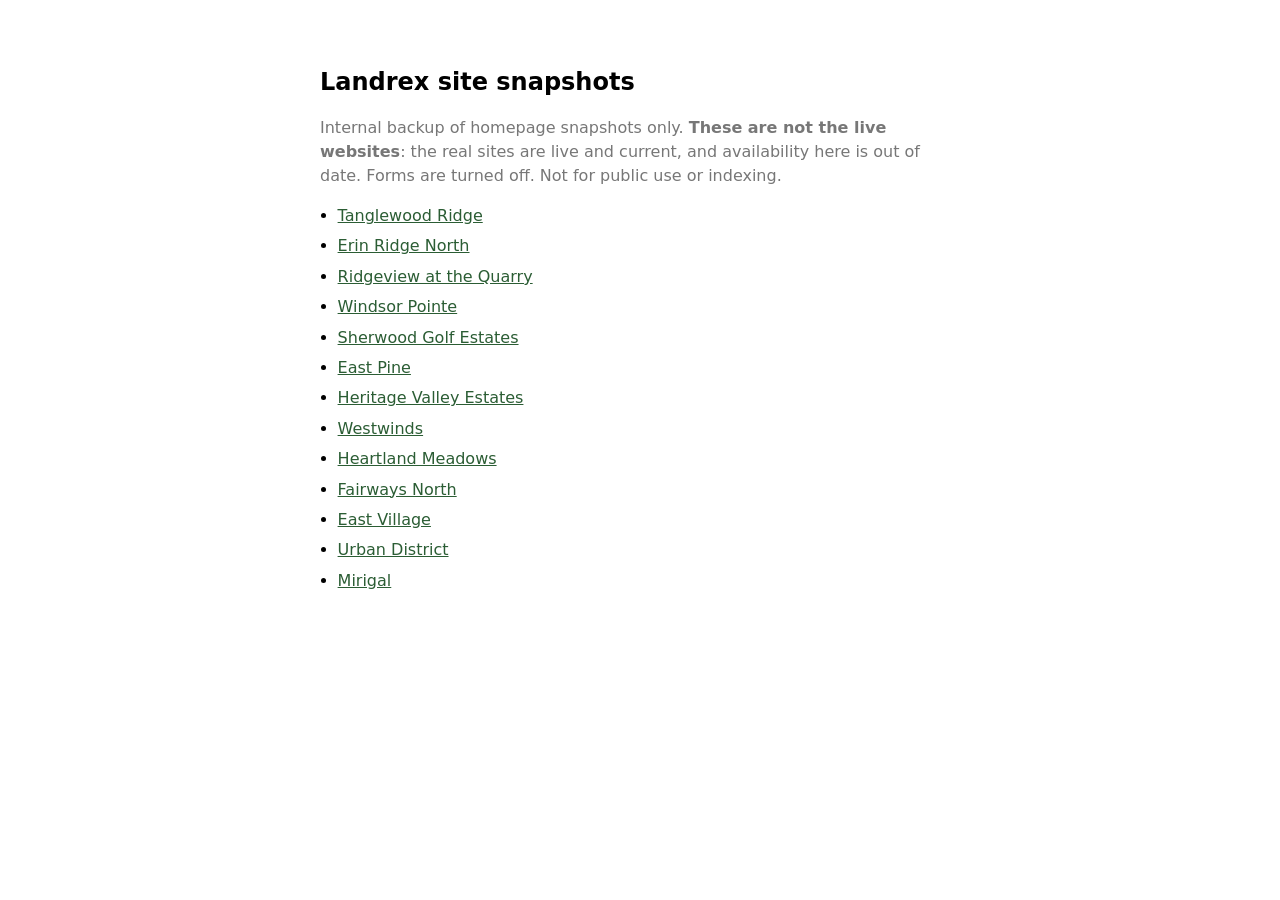
<file: index.html>
<!doctype html>
<html lang="en">
<head>
<meta charset="utf-8">
<meta name="viewport" content="width=device-width, initial-scale=1">
<meta name="robots" content="noindex">
<title>Landrex site snapshots (internal backup)</title>
<style>
  :root { color-scheme: light dark; }
  body { font-family: system-ui, -apple-system, Segoe UI, Roboto, sans-serif; max-width: 640px; margin: 4rem auto; padding: 0 1.5rem; line-height: 1.5; }
  h1 { font-size: 1.5rem; }
  ul { padding-left: 1.1rem; }
  li { margin: 0.4rem 0; }
  a { color: #2b5d34; }
  .muted { color: #777; }
</style>
</head>
<body>
<h1>Landrex site snapshots</h1>
<p class="muted">Internal backup of homepage snapshots only. <strong>These are not the live websites</strong>: the real sites are live and current, and availability here is out of date. Forms are turned off. Not for public use or indexing.</p>
<ul>
  <li><a href="/tanglewood-ridge/">Tanglewood Ridge</a></li>
  <li><a href="/erin-ridge-north/">Erin Ridge North</a></li>
  <li><a href="/ridgeview-at-the-quarry/">Ridgeview at the Quarry</a></li>
  <li><a href="/windsor-pointe/">Windsor Pointe</a></li>
  <li><a href="/sherwood-golf-estates/">Sherwood Golf Estates</a></li>
  <li><a href="/east-pine/">East Pine</a></li>
  <li><a href="/heritage-valley-estates/">Heritage Valley Estates</a></li>
  <li><a href="/westwinds/">Westwinds</a></li>
  <li><a href="/heartland-meadows/">Heartland Meadows</a></li>
  <li><a href="/fairways-north/">Fairways North</a></li>
  <li><a href="/east-village/">East Village</a></li>
  <li><a href="/urban-district/">Urban District</a></li>
  <li><a href="/mirigal/">Mirigal</a></li>
</ul>
</body>
</html>
</file>
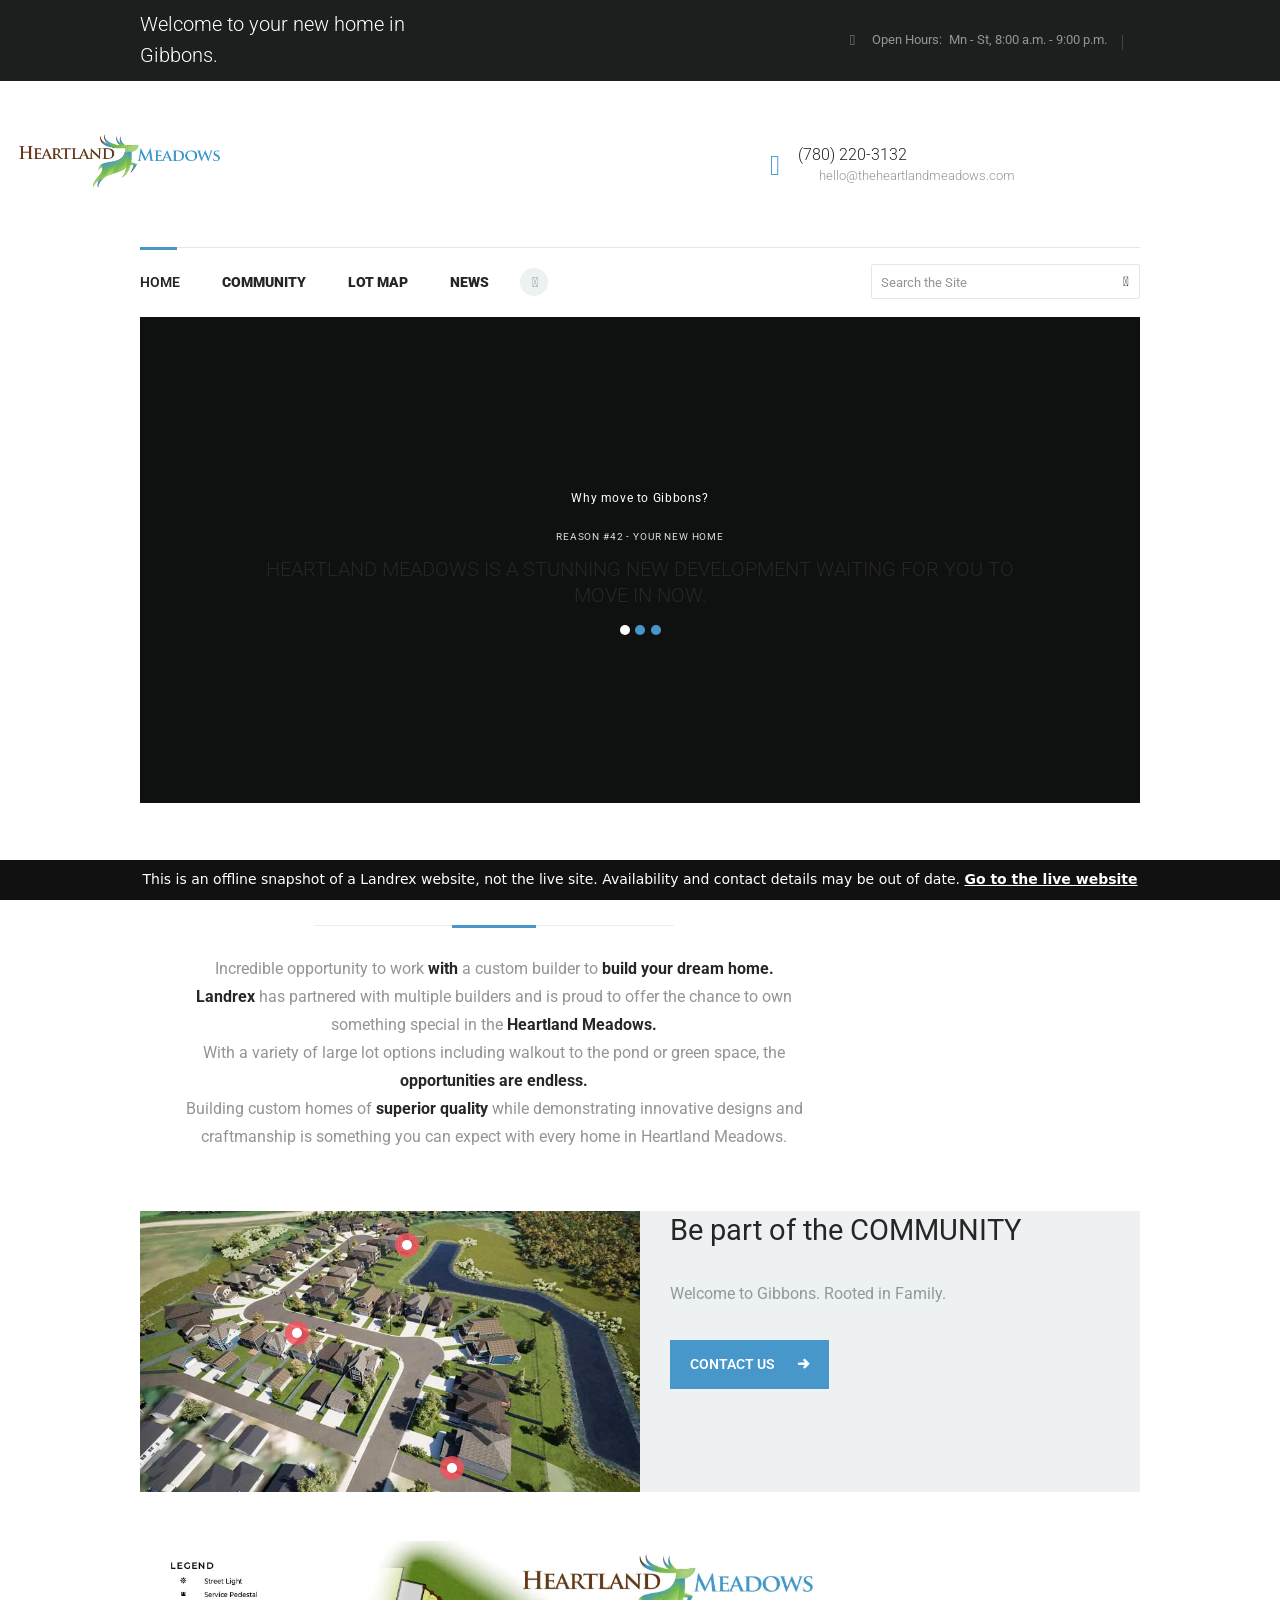
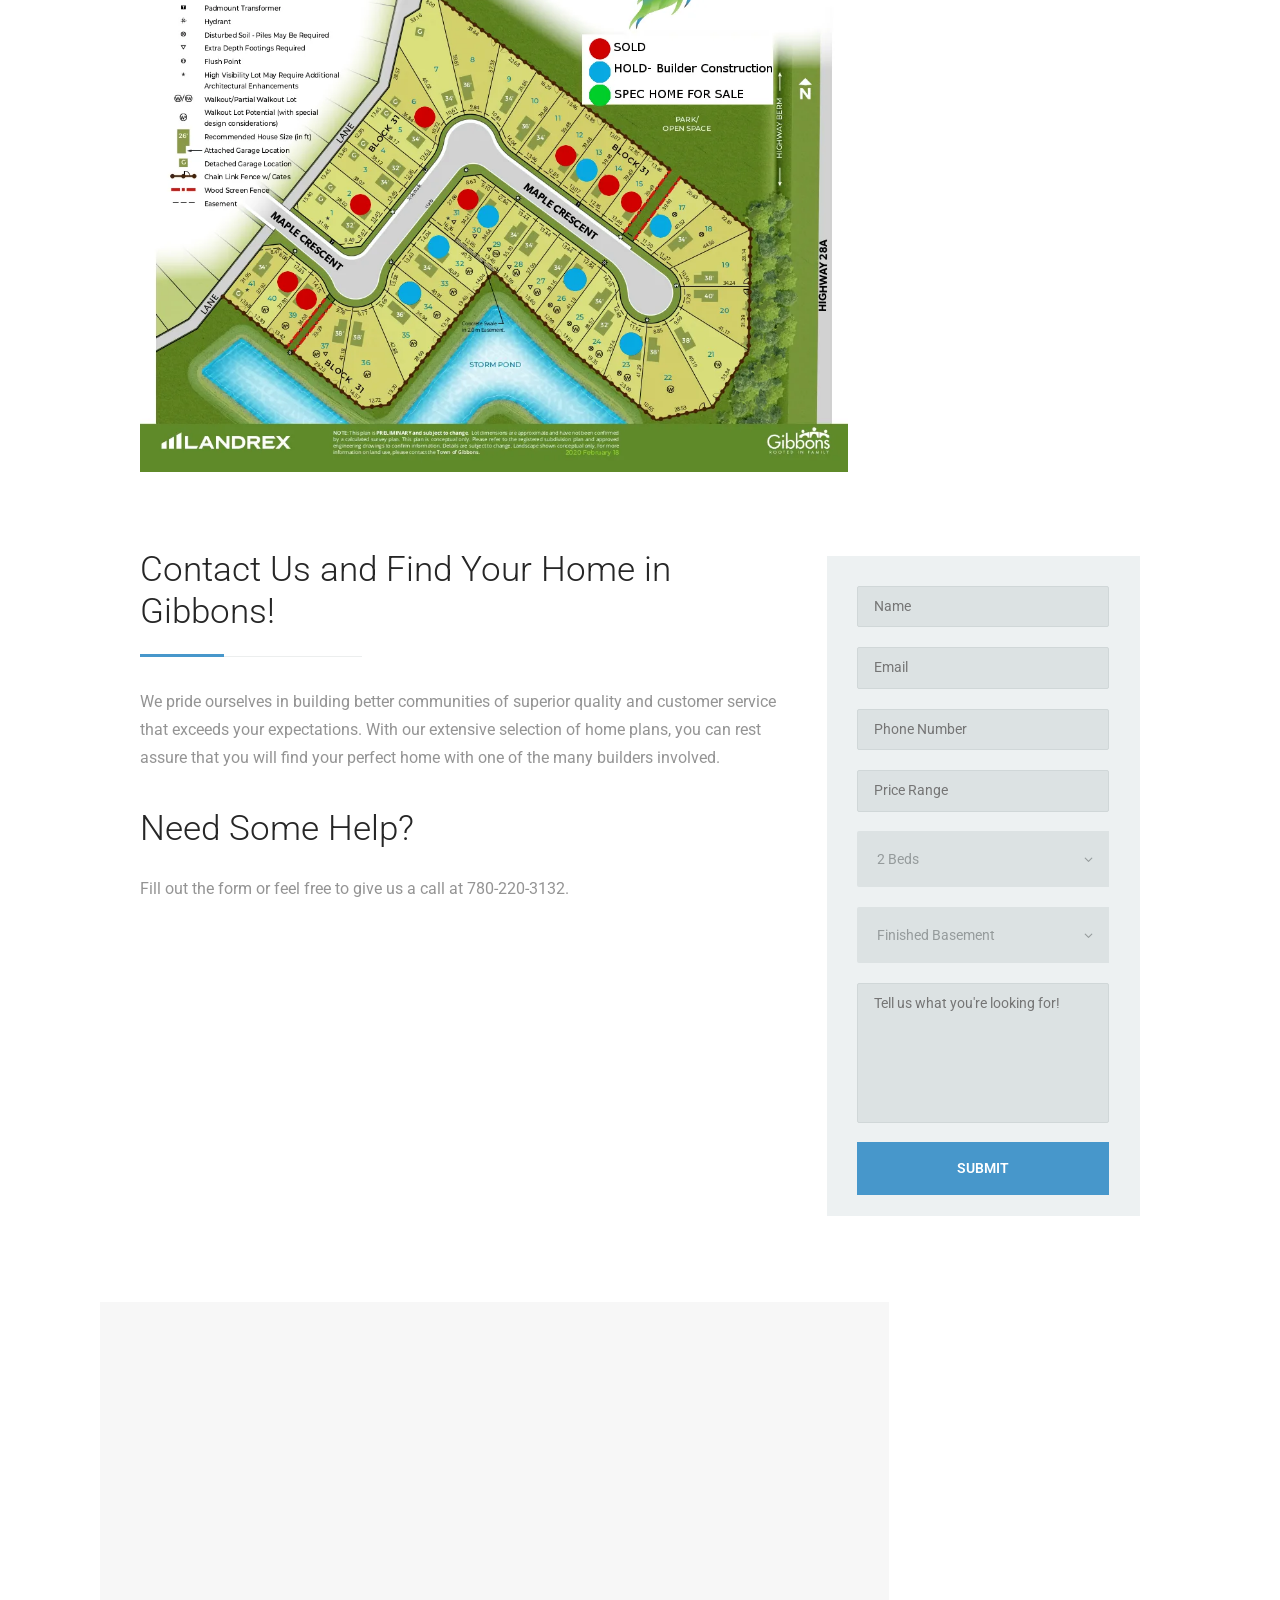
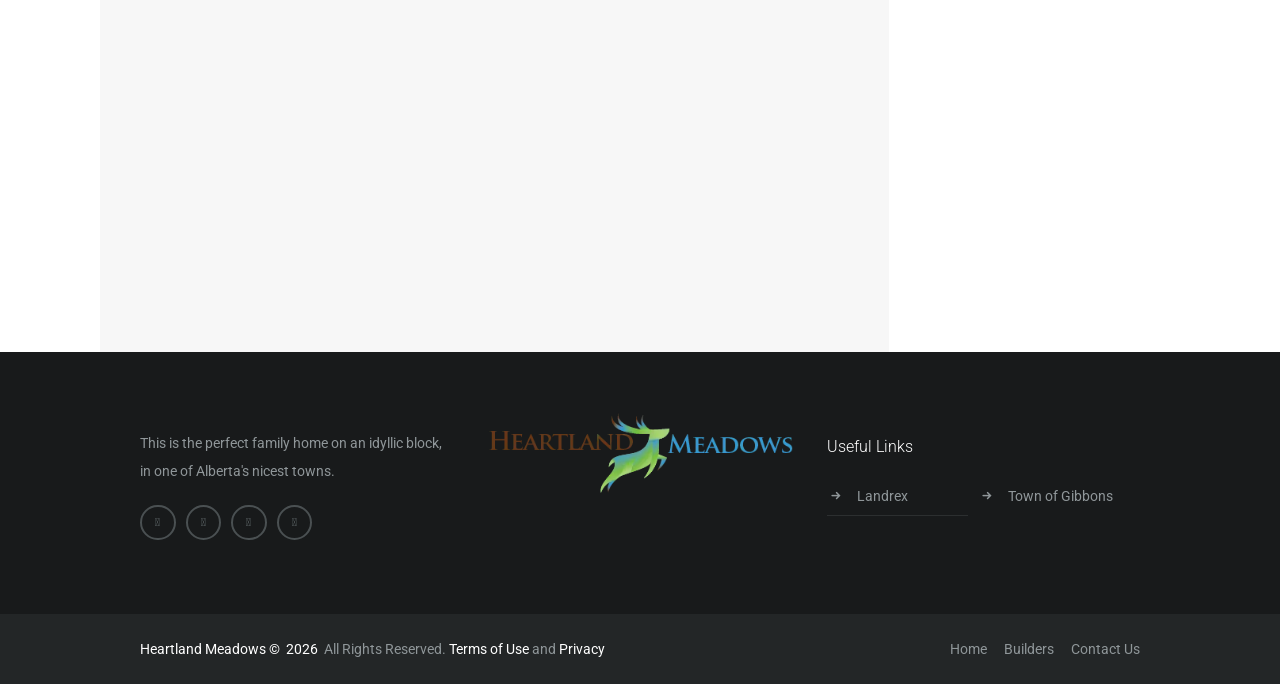
<file: heartland-meadows/index.html>
<html lang="en-US" class=" scheme_default js no-touch csstransitions js_active  vc_desktop  vc_transform  vc_transform " style=""><head><meta http-equiv="origin-trial" content="A7vZI3v+Gz7JfuRolKNM4Aff6zaGuT7X0mf3wtoZTnKv6497cVMnhy03KDqX7kBz/q/[base64]"><meta charset="UTF-8"><meta name="viewport" content="width=device-width, initial-scale=1, maximum-scale=1"><meta name="format-detection" content="telephone=no"><link rel="profile" href="http://gmpg.org/xfn/11"><meta name="robots" content="index, follow, max-image-preview:large, max-snippet:-1, max-video-preview:-1"> <!-- This site is optimized with the Yoast SEO plugin v28.7 - https://yoast.com/product/yoast-seo-wordpress/ --><title>Custom Family Homes in Gibbons - Heartland Meadows</title><meta name="description" content="Find the perfect family home in Gibbons, Alberta! Dynasty Homes builds better communities of superior quality."><meta property="og:locale" content="en_US"><meta property="og:type" content="website"><meta property="og:title" content="Custom Family Homes in Gibbons - Heartland Meadows"><meta property="og:description" content="Find the perfect family home in Gibbons, Alberta! Dynasty Homes builds better communities of superior quality."><meta property="og:url" content="https://theheartlandmeadows.com/"><meta property="og:site_name" content="Heartland Meadows"><meta property="article:publisher" content="https://www.facebook.com/HeartlandMeadowsGibbons"><meta property="article:modified_time" content="2022-09-17T17:22:27+00:00"><meta name="twitter:card" content="summary_large_image"><meta name="twitter:site" content="@buildersdynasty"> <script type="text/javascript" id="www-widgetapi-script" src="https://www.youtube.com/s/player/0229cd64/www-widgetapi.vflset/www-widgetapi.js" async=""></script><script src="//www.youtube.com/iframe_api"></script><script type="application/ld+json" class="yoast-schema-graph">{"@context":"https:\/\/schema.org","@graph":[{"@type":"WebPage","@id":"https:\/\/theheartlandmeadows.com\/","url":"https:\/\/theheartlandmeadows.com\/","name":"Custom Family Homes in Gibbons - Heartland Meadows","isPartOf":{"@id":"https:\/\/theheartlandmeadows.com\/#website"},"about":{"@id":"https:\/\/theheartlandmeadows.com\/#organization"},"datePublished":"2017-04-19T19:25:52+00:00","dateModified":"2022-09-17T17:22:27+00:00","description":"Find the perfect family home in Gibbons, Alberta! Dynasty Homes builds better communities of superior quality.","breadcrumb":{"@id":"https:\/\/theheartlandmeadows.com\/#breadcrumb"},"inLanguage":"en-US","potentialAction":[{"@type":"ReadAction","target":["https:\/\/theheartlandmeadows.com\/"]}]},{"@type":"BreadcrumbList","@id":"https:\/\/theheartlandmeadows.com\/#breadcrumb","itemListElement":[{"@type":"ListItem","position":1,"name":"Home"}]},{"@type":"WebSite","@id":"https:\/\/theheartlandmeadows.com\/#website","url":"https:\/\/theheartlandmeadows.com\/","name":"Heartland Meadows","description":"Custom Family Homes in Gibbons","publisher":{"@id":"https:\/\/theheartlandmeadows.com\/#organization"},"potentialAction":[{"@type":"SearchAction","target":{"@type":"EntryPoint","urlTemplate":"https:\/\/theheartlandmeadows.com\/?s={search_term_string}"},"query-input":{"@type":"PropertyValueSpecification","valueRequired":true,"valueName":"search_term_string"}}],"inLanguage":"en-US"},{"@type":"Organization","@id":"https:\/\/theheartlandmeadows.com\/#organization","name":"Heartland Meadows","url":"https:\/\/theheartlandmeadows.com\/","logo":{"@type":"ImageObject","inLanguage":"en-US","@id":"https:\/\/theheartlandmeadows.com\/#\/schema\/logo\/image\/","url":"https:\/\/theheartlandmeadows.com\/wp-content\/uploads\/2017\/04\/Artboard-1@0.5x.png","contentUrl":"https:\/\/theheartlandmeadows.com\/wp-content\/uploads\/2017\/04\/Artboard-1@0.5x.png","width":396,"height":114,"caption":"Heartland Meadows"},"image":{"@id":"https:\/\/theheartlandmeadows.com\/#\/schema\/logo\/image\/"},"sameAs":["https:\/\/www.facebook.com\/HeartlandMeadowsGibbons","https:\/\/x.com\/buildersdynasty","https:\/\/www.instagram.com\/landrex_inc\/"]}]}</script> <!-- / Yoast SEO plugin. --><link rel="dns-prefetch" href="//fonts.googleapis.com"><!-- This site uses the Google Analytics by ExactMetrics plugin v10.3.0 - Using Analytics tracking - https://www.exactmetrics.com/ --> <!-- Note: ExactMetrics is not currently configured on this site. The site owner needs to authenticate with Google Analytics in the ExactMetrics settings panel. --> <!-- No tracking code set --> <!-- / Google Analytics by ExactMetrics --> <style id="wp-img-auto-sizes-contain-inline-css"> img:is([sizes=auto i],[sizes^="auto," i]){contain-intrinsic-size:3000px 1500px}
/*# sourceURL=wp-img-auto-sizes-contain-inline-css */ </style> <style id="wp-block-library-inline-css"> :root{--wp-block-synced-color:#7a00df;--wp-block-synced-color--rgb:122,0,223;--wp-bound-block-color:var(--wp-block-synced-color);--wp-editor-canvas-background:#ddd;--wp-admin-theme-color:#007cba;--wp-admin-theme-color--rgb:0,124,186;--wp-admin-theme-color-darker-10:#006ba1;--wp-admin-theme-color-darker-10--rgb:0,107,160.5;--wp-admin-theme-color-darker-20:#005a87;--wp-admin-theme-color-darker-20--rgb:0,90,135;--wp-admin-border-width-focus:2px}@media (min-resolution:192dpi){:root{--wp-admin-border-width-focus:1.5px}}.wp-element-button{cursor:pointer}:root .has-very-light-gray-background-color{background-color:#eee}:root .has-very-dark-gray-background-color{background-color:#313131}:root .has-very-light-gray-color{color:#eee}:root .has-very-dark-gray-color{color:#313131}:root .has-vivid-green-cyan-to-vivid-cyan-blue-gradient-background{background:linear-gradient(135deg,#00d084,#0693e3)}:root .has-purple-crush-gradient-background{background:linear-gradient(135deg,#34e2e4,#4721fb 50%,#ab1dfe)}:root .has-hazy-dawn-gradient-background{background:linear-gradient(135deg,#faaca8,#dad0ec)}:root .has-subdued-olive-gradient-background{background:linear-gradient(135deg,#fafae1,#67a671)}:root .has-atomic-cream-gradient-background{background:linear-gradient(135deg,#fdd79a,#004a59)}:root .has-nightshade-gradient-background{background:linear-gradient(135deg,#330968,#31cdcf)}:root .has-midnight-gradient-background{background:linear-gradient(135deg,#020381,#2874fc)}:root{--wp--preset--font-size--normal:16px;--wp--preset--font-size--huge:42px}.has-regular-font-size{font-size:1em}.has-larger-font-size{font-size:2.625em}.has-normal-font-size{font-size:var(--wp--preset--font-size--normal)}.has-huge-font-size{font-size:var(--wp--preset--font-size--huge)}:root .has-text-align-center{text-align:center}:root .has-text-align-left{text-align:left}:root .has-text-align-right{text-align:right}.has-fit-text{white-space:nowrap!important}#end-resizable-editor-section{display:none}.aligncenter{clear:both}.items-justified-left{justify-content:flex-start}.items-justified-center{justify-content:center}.items-justified-right{justify-content:flex-end}.items-justified-space-between{justify-content:space-between}.screen-reader-text{word-wrap:normal!important;border:0;clip-path:inset(50%);height:1px;margin:-1px;overflow:hidden;padding:0;position:absolute;width:1px;word-break:normal!important}.screen-reader-text:focus{background-color:#ddd;clip-path:none;color:#444;display:block;font-size:1em;height:auto;left:5px;line-height:normal;padding:15px 23px 14px;text-decoration:none;top:5px;width:auto;z-index:100000}html :where(.has-border-color){border-style:solid}html :where([style^=border-color],[style*=";border-color"],[style*="; border-color"]){border-style:solid}html :where([style^=border-top-color],[style*=";border-top-color"],[style*="; border-top-color"]){border-top-style:solid}html :where([style^=border-right-color],[style*=";border-right-color"],[style*="; border-right-color"]){border-right-style:solid}html :where([style^=border-bottom-color],[style*=";border-bottom-color"],[style*="; border-bottom-color"]){border-bottom-style:solid}html :where([style^=border-left-color],[style*=";border-left-color"],[style*="; border-left-color"]){border-left-style:solid}html :where([style^=border-width],[style*=";border-width"],[style*="; border-width"]){border-style:solid}html :where([style^=border-top-width],[style*=";border-top-width"],[style*="; border-top-width"]){border-top-style:solid}html :where([style^=border-right-width],[style*=";border-right-width"],[style*="; border-right-width"]){border-right-style:solid}html :where([style^=border-bottom-width],[style*=";border-bottom-width"],[style*="; border-bottom-width"]){border-bottom-style:solid}html :where([style^=border-left-width],[style*=";border-left-width"],[style*="; border-left-width"]){border-left-style:solid}html :where(img[class*=wp-image-]){height:auto;max-width:100%}:where(figure){margin:0 0 1em}html :where(.is-position-sticky){--wp-admin--admin-bar--position-offset:var(--wp-admin--admin-bar--height,0px)}@media screen and (max-width:600px){html :where(.is-position-sticky){--wp-admin--admin-bar--position-offset:0px}}
/*# sourceURL=/wp-includes/css/dist/block-library/common.min.css */ </style> <style id="classic-theme-styles-inline-css"> /*! This file is auto-generated */
.wp-block-button__link{color:#fff;background-color:#32373c;border-radius:9999px;box-shadow:none;text-decoration:none;padding:calc(.667em + 2px) calc(1.333em + 2px);font-size:1.125em}.wp-block-file__button{background:#32373c;color:#fff;text-decoration:none}
/*# sourceURL=/wp-includes/css/classic-themes.min.css */ </style> <style id="global-styles-inline-css"> :root{--wp--preset--aspect-ratio--square: 1;--wp--preset--aspect-ratio--4-3: 4/3;--wp--preset--aspect-ratio--3-4: 3/4;--wp--preset--aspect-ratio--3-2: 3/2;--wp--preset--aspect-ratio--2-3: 2/3;--wp--preset--aspect-ratio--16-9: 16/9;--wp--preset--aspect-ratio--9-16: 9/16;--wp--preset--color--black: #000000;--wp--preset--color--cyan-bluish-gray: #abb8c3;--wp--preset--color--white: #ffffff;--wp--preset--color--pale-pink: #f78da7;--wp--preset--color--vivid-red: #cf2e2e;--wp--preset--color--luminous-vivid-orange: #ff6900;--wp--preset--color--luminous-vivid-amber: #fcb900;--wp--preset--color--light-green-cyan: #7bdcb5;--wp--preset--color--vivid-green-cyan: #00d084;--wp--preset--color--pale-cyan-blue: #8ed1fc;--wp--preset--color--vivid-cyan-blue: #0693e3;--wp--preset--color--vivid-purple: #9b51e0;--wp--preset--gradient--vivid-cyan-blue-to-vivid-purple: linear-gradient(135deg,rgb(6,147,227) 0%,rgb(155,81,224) 100%);--wp--preset--gradient--light-green-cyan-to-vivid-green-cyan: linear-gradient(135deg,rgb(122,220,180) 0%,rgb(0,208,130) 100%);--wp--preset--gradient--luminous-vivid-amber-to-luminous-vivid-orange: linear-gradient(135deg,rgb(252,185,0) 0%,rgb(255,105,0) 100%);--wp--preset--gradient--luminous-vivid-orange-to-vivid-red: linear-gradient(135deg,rgb(255,105,0) 0%,rgb(207,46,46) 100%);--wp--preset--gradient--very-light-gray-to-cyan-bluish-gray: linear-gradient(135deg,rgb(238,238,238) 0%,rgb(169,184,195) 100%);--wp--preset--gradient--cool-to-warm-spectrum: linear-gradient(135deg,rgb(74,234,220) 0%,rgb(151,120,209) 20%,rgb(207,42,186) 40%,rgb(238,44,130) 60%,rgb(251,105,98) 80%,rgb(254,248,76) 100%);--wp--preset--gradient--blush-light-purple: linear-gradient(135deg,rgb(255,206,236) 0%,rgb(152,150,240) 100%);--wp--preset--gradient--blush-bordeaux: linear-gradient(135deg,rgb(254,205,165) 0%,rgb(254,45,45) 50%,rgb(107,0,62) 100%);--wp--preset--gradient--luminous-dusk: linear-gradient(135deg,rgb(255,203,112) 0%,rgb(199,81,192) 50%,rgb(65,88,208) 100%);--wp--preset--gradient--pale-ocean: linear-gradient(135deg,rgb(255,245,203) 0%,rgb(182,227,212) 50%,rgb(51,167,181) 100%);--wp--preset--gradient--electric-grass: linear-gradient(135deg,rgb(202,248,128) 0%,rgb(113,206,126) 100%);--wp--preset--gradient--midnight: linear-gradient(135deg,rgb(2,3,129) 0%,rgb(40,116,252) 100%);--wp--preset--font-size--small: 13px;--wp--preset--font-size--medium: 20px;--wp--preset--font-size--large: 36px;--wp--preset--font-size--x-large: 42px;--wp--preset--spacing--20: 0.44rem;--wp--preset--spacing--30: 0.67rem;--wp--preset--spacing--40: 1rem;--wp--preset--spacing--50: 1.5rem;--wp--preset--spacing--60: 2.25rem;--wp--preset--spacing--70: 3.38rem;--wp--preset--spacing--80: 5.06rem;--wp--preset--shadow--natural: 6px 6px 9px rgba(0, 0, 0, 0.2);--wp--preset--shadow--deep: 12px 12px 50px rgba(0, 0, 0, 0.4);--wp--preset--shadow--sharp: 6px 6px 0px rgba(0, 0, 0, 0.2);--wp--preset--shadow--outlined: 6px 6px 0px -3px rgb(255, 255, 255), 6px 6px rgb(0, 0, 0);--wp--preset--shadow--crisp: 6px 6px 0px rgb(0, 0, 0);}.wp-block-button{--wp--preset--dimension--25: 25%;--wp--preset--dimension--50: 50%;--wp--preset--dimension--75: 75%;--wp--preset--dimension--100: 100%;}:where(body) { margin: 0; }:where(.is-layout-flex){gap: 0.5em;}:where(.is-layout-grid){gap: 0.5em;}body .is-layout-flex{display: flex;}.is-layout-flex{flex-wrap: wrap;align-items: center;}.is-layout-flex > :is(*, div){margin: 0;}body .is-layout-grid{display: grid;}.is-layout-grid > :is(*, div){margin: 0;}body{padding-top: 0px;padding-right: 0px;padding-bottom: 0px;padding-left: 0px;}:root :where(.wp-element-button, .wp-block-button__link){background-color: #32373c;border-width: 0;color: #fff;font-family: inherit;font-size: inherit;font-style: inherit;font-weight: inherit;letter-spacing: inherit;line-height: inherit;padding-top: calc(0.667em + 2px);padding-right: calc(1.333em + 2px);padding-bottom: calc(0.667em + 2px);padding-left: calc(1.333em + 2px);text-decoration: none;text-transform: inherit;}.has-black-color{color: var(--wp--preset--color--black) !important;}.has-cyan-bluish-gray-color{color: var(--wp--preset--color--cyan-bluish-gray) !important;}.has-white-color{color: var(--wp--preset--color--white) !important;}.has-pale-pink-color{color: var(--wp--preset--color--pale-pink) !important;}.has-vivid-red-color{color: var(--wp--preset--color--vivid-red) !important;}.has-luminous-vivid-orange-color{color: var(--wp--preset--color--luminous-vivid-orange) !important;}.has-luminous-vivid-amber-color{color: var(--wp--preset--color--luminous-vivid-amber) !important;}.has-light-green-cyan-color{color: var(--wp--preset--color--light-green-cyan) !important;}.has-vivid-green-cyan-color{color: var(--wp--preset--color--vivid-green-cyan) !important;}.has-pale-cyan-blue-color{color: var(--wp--preset--color--pale-cyan-blue) !important;}.has-vivid-cyan-blue-color{color: var(--wp--preset--color--vivid-cyan-blue) !important;}.has-vivid-purple-color{color: var(--wp--preset--color--vivid-purple) !important;}.has-black-background-color{background-color: var(--wp--preset--color--black) !important;}.has-cyan-bluish-gray-background-color{background-color: var(--wp--preset--color--cyan-bluish-gray) !important;}.has-white-background-color{background-color: var(--wp--preset--color--white) !important;}.has-pale-pink-background-color{background-color: var(--wp--preset--color--pale-pink) !important;}.has-vivid-red-background-color{background-color: var(--wp--preset--color--vivid-red) !important;}.has-luminous-vivid-orange-background-color{background-color: var(--wp--preset--color--luminous-vivid-orange) !important;}.has-luminous-vivid-amber-background-color{background-color: var(--wp--preset--color--luminous-vivid-amber) !important;}.has-light-green-cyan-background-color{background-color: var(--wp--preset--color--light-green-cyan) !important;}.has-vivid-green-cyan-background-color{background-color: var(--wp--preset--color--vivid-green-cyan) !important;}.has-pale-cyan-blue-background-color{background-color: var(--wp--preset--color--pale-cyan-blue) !important;}.has-vivid-cyan-blue-background-color{background-color: var(--wp--preset--color--vivid-cyan-blue) !important;}.has-vivid-purple-background-color{background-color: var(--wp--preset--color--vivid-purple) !important;}.has-black-border-color{border-color: var(--wp--preset--color--black) !important;}.has-cyan-bluish-gray-border-color{border-color: var(--wp--preset--color--cyan-bluish-gray) !important;}.has-white-border-color{border-color: var(--wp--preset--color--white) !important;}.has-pale-pink-border-color{border-color: var(--wp--preset--color--pale-pink) !important;}.has-vivid-red-border-color{border-color: var(--wp--preset--color--vivid-red) !important;}.has-luminous-vivid-orange-border-color{border-color: var(--wp--preset--color--luminous-vivid-orange) !important;}.has-luminous-vivid-amber-border-color{border-color: var(--wp--preset--color--luminous-vivid-amber) !important;}.has-light-green-cyan-border-color{border-color: var(--wp--preset--color--light-green-cyan) !important;}.has-vivid-green-cyan-border-color{border-color: var(--wp--preset--color--vivid-green-cyan) !important;}.has-pale-cyan-blue-border-color{border-color: var(--wp--preset--color--pale-cyan-blue) !important;}.has-vivid-cyan-blue-border-color{border-color: var(--wp--preset--color--vivid-cyan-blue) !important;}.has-vivid-purple-border-color{border-color: var(--wp--preset--color--vivid-purple) !important;}.has-vivid-cyan-blue-to-vivid-purple-gradient-background{background: var(--wp--preset--gradient--vivid-cyan-blue-to-vivid-purple) !important;}.has-light-green-cyan-to-vivid-green-cyan-gradient-background{background: var(--wp--preset--gradient--light-green-cyan-to-vivid-green-cyan) !important;}.has-luminous-vivid-amber-to-luminous-vivid-orange-gradient-background{background: var(--wp--preset--gradient--luminous-vivid-amber-to-luminous-vivid-orange) !important;}.has-luminous-vivid-orange-to-vivid-red-gradient-background{background: var(--wp--preset--gradient--luminous-vivid-orange-to-vivid-red) !important;}.has-very-light-gray-to-cyan-bluish-gray-gradient-background{background: var(--wp--preset--gradient--very-light-gray-to-cyan-bluish-gray) !important;}.has-cool-to-warm-spectrum-gradient-background{background: var(--wp--preset--gradient--cool-to-warm-spectrum) !important;}.has-blush-light-purple-gradient-background{background: var(--wp--preset--gradient--blush-light-purple) !important;}.has-blush-bordeaux-gradient-background{background: var(--wp--preset--gradient--blush-bordeaux) !important;}.has-luminous-dusk-gradient-background{background: var(--wp--preset--gradient--luminous-dusk) !important;}.has-pale-ocean-gradient-background{background: var(--wp--preset--gradient--pale-ocean) !important;}.has-electric-grass-gradient-background{background: var(--wp--preset--gradient--electric-grass) !important;}.has-midnight-gradient-background{background: var(--wp--preset--gradient--midnight) !important;}.has-small-font-size{font-size: var(--wp--preset--font-size--small) !important;}.has-medium-font-size{font-size: var(--wp--preset--font-size--medium) !important;}.has-large-font-size{font-size: var(--wp--preset--font-size--large) !important;}.has-x-large-font-size{font-size: var(--wp--preset--font-size--x-large) !important;}
/*# sourceURL=global-styles-inline-css */ </style><link property="stylesheet" rel="stylesheet" id="tp-open-sans-css" href="https://fonts.googleapis.com/css?family=Open+Sans:300,400,600,700,800&amp;ver=7.1.3" media="all"><link property="stylesheet" rel="stylesheet" id="tp-raleway-css" href="https://fonts.googleapis.com/css?family=Raleway:100,200,300,400,500,600,700,800,900&amp;ver=7.1.3" media="all"><link property="stylesheet" rel="stylesheet" id="tp-droid-serif-css" href="https://fonts.googleapis.com/css?family=Droid+Serif:400,700&amp;ver=7.1.3" media="all"> <style id="rs-plugin-settings-inline-css"> #rs-demo-id {}
/*# sourceURL=rs-plugin-settings-inline-css */ .tp-caption.text_2_slider_1,.text_2_slider_1{color:#ffffff;font-size:40px;line-height:50px;font-weight:900;font-style:normal;font-family:Roboto;text-decoration:none;background-color:transparent;border-color:transparent;border-style:none;border-width:0 0 0 0px;border-radius:0 0 0 0px}.tp-caption.text_3_slider_3,.text_3_slider_3{color:#ffffff;font-size:32px;line-height:40px;font-weight:300;font-style:normal;font-family:Roboto;text-decoration:none;background-color:transparent;border-color:transparent;border-style:none;border-width:0 0 0 0px;border-radius:0 0 0 0px}.ares.tp-bullets {
}
.ares.tp-bullets:before {
	content:" ";
	position:absolute;
	width:100%;
	height:100%;
	background:transparent;
	padding:10px;
	margin-left:-10px;margin-top:-10px;
	box-sizing:content-box;
}
.ares .tp-bullet {
	width:13px;
	height:13px;
	position:absolute;
	background:rgba(229, 229, 229, 1);
	border-radius:50%;
	cursor: pointer;
	box-sizing:content-box;
}
.ares .tp-bullet:hover,
.ares .tp-bullet.selected {
	background:rgba(255, 255, 255, 1);
}
.ares .tp-bullet-title {
  position:absolute;
  color:136, 136, 136;
  font-size:12px;
  padding:0px 10px;
  font-weight:600;
  right:27px;
  top:-4px;  
  background:rgba(255,255,255,0.75);
  visibility:hidden;
  transform:translatex(-20px);
  -webkit-transform:translatex(-20px);
  transition:transform 0.3s;
  -webkit-transition:transform 0.3s;
  line-height:20px;
  white-space:nowrap;
}     

.ares .tp-bullet-title:after {
    width: 0px;
	height: 0px;
	border-style: solid;
	border-width: 10px 0 10px 10px;
	border-color: transparent transparent transparent rgba(255,255,255,0.75);
	content:" ";
    position:absolute;
    right:-10px;
	top:0px;
}
    
.ares .tp-bullet:hover .tp-bullet-title{
  visibility:visible;
   transform:translatex(0px);
  -webkit-transform:translatex(0px);
}

.ares .tp-bullet.selected:hover .tp-bullet-title {
    background:rgba(255, 255, 255, 1);}
.ares .tp-bullet.selected:hover .tp-bullet-title:after {
  border-color:transparent transparent transparent rgba(255, 255, 255, 1);
}
.ares.tp-bullets:hover .tp-bullet-title {
  visibility:hidden;
  
}
.ares.tp-bullets:hover .tp-bullet:hover .tp-bullet-title {
    visibility:visible;
    transform:translateX(0px) translatey(0px);
  -webkit-transform:translateX(0px) translatey(0px);
}


/* VERTICAL */
.ares.nav-dir-vertical.nav-pos-hor-left .tp-bullet-title { right:auto; left:27px;  transform:translatex(20px); -webkit-transform:translatex(20px);}  
.ares.nav-dir-vertical.nav-pos-hor-left .tp-bullet-title:after { 
  border-width: 10px 10px 10px 0 !important;
  border-color: transparent rgba(255,255,255,0.75) transparent transparent;
  right:auto !important;
  left:-10px !important;   
}
.ares.nav-dir-vertical.nav-pos-hor-left .tp-bullet.selected:hover .tp-bullet-title:after {
  border-color:  transparent rgba(255, 255, 255, 1) transparent transparent !important;
}



/* HORIZONTAL BOTTOM && CENTER */
.ares.nav-dir-horizontal.nav-pos-ver-center .tp-bullet-title,
.ares.nav-dir-horizontal.nav-pos-ver-bottom .tp-bullet-title { top:-35px; left:50%; right:auto; transform: translateX(-50%) translateY(-10px);-webkit-transform: translateX(-50%) translateY(-10px); }  

.ares.nav-dir-horizontal.nav-pos-ver-center .tp-bullet-title:after,
.ares.nav-dir-horizontal.nav-pos-ver-bottom .tp-bullet-title:after { 
  border-width: 10px 10px 0px 10px;
  border-color: rgba(255,255,255,0.75) transparent transparent transparent;
  right:auto;
  left:50%;
  margin-left:-10px;
  top:auto;
  bottom:-10px;
    
}
.ares.nav-dir-horizontal.nav-pos-ver-center .tp-bullet.selected:hover .tp-bullet-title:after,
.ares.nav-dir-horizontal.nav-pos-ver-bottom .tp-bullet.selected:hover .tp-bullet-title:after {
  border-color:  rgba(255, 255, 255, 1) transparent transparent transparent;
}

.ares.nav-dir-horizontal.nav-pos-ver-center .tp-bullet:hover .tp-bullet-title,
.ares.nav-dir-horizontal.nav-pos-ver-bottom .tp-bullet:hover .tp-bullet-title{
   transform:translateX(-50%) translatey(0px);
  -webkit-transform:translateX(-50%) translatey(0px);
}


/* HORIZONTAL TOP */
.ares.nav-dir-horizontal.nav-pos-ver-top .tp-bullet-title { top:25px; left:50%; right:auto; transform: translateX(-50%) translateY(10px);-webkit-transform: translateX(-50%) translateY(10px); }  
.ares.nav-dir-horizontal.nav-pos-ver-top .tp-bullet-title:after { 
  border-width: 0 10px 10px 10px;
  border-color:  transparent transparent rgba(255,255,255,0.75) transparent;
  right:auto;
  left:50%;
  margin-left:-10px;
  bottom:auto;
  top:-10px;
    
}
.ares.nav-dir-horizontal.nav-pos-ver-top .tp-bullet.selected:hover .tp-bullet-title:after {
  border-color:  transparent transparent  rgba(255, 255, 255, 1) transparent;
}

.ares.nav-dir-horizontal.nav-pos-ver-top .tp-bullet:hover .tp-bullet-title{
   transform:translateX(-50%) translatey(0px);
  -webkit-transform:translateX(-50%) translatey(0px);
}


</style><link property="stylesheet" rel="stylesheet" id="good-homes-font-google_fonts-css" href="https://fonts.googleapis.com/css?family=Roboto:300,300italic,400,400italic,500,700,700italic,900&amp;subset=latin,latin-ext&amp;ver=7.1.3" media="all">      <meta name="generator" content="WordPress 7.1.3"><meta name="generator" content="Site Kit by Google 1.189.0"><!-- End Google Tag Manager --> <meta name="generator" content="Powered by WPBakery Page Builder - drag and drop page builder for WordPress."><meta name="generator" content="Powered by Slider Revolution 5.4.8.3 - responsive, Mobile-Friendly Slider Plugin for WordPress with comfortable drag and drop interface."><meta name="msapplication-TileImage" content="https://theheartlandmeadows.com/wp-content/uploads/2017/04/icon-150px-1.png">  <style id="wp-custom-css"> .services_columns_4 {
 display:flex;
}
.services_columns_4 > div.sc_services_columns {
 display:flex;
 flex-wrap:wrap;
}
.services_columns_4 > div > div.trx_addons_column-1_4 {
 display:flex !important;
}
.services_columns_3 {
 display:flex;
}
.services_columns_3 > div.sc_services_columns {
 display:flex;
 flex-wrap:wrap;
}
.services_columns_3 > div > div.trx_addons_column-1_3 {
 display:flex !important;
}
.services_columns_3 > div > div > div.sc_services_item {
 display: flex;
 flex-direction: column;
}
.services_columns_3 > div > div > div > div.sc_services_item_info {
 display:flex;
 flex-direction: column;
 flex-wrap: wrap;
 flex: 1 0 auto;
}
.services_columns_3 > div > div > div > div > div.sc_services_item_content {
 display:flex;
 flex-wrap:wrap;
 flex-direction:column;
 flex:1 0 auto;
}
.services_columns_3 > div > div > div > div > div.sc_services_item_button {
 margin-top: 1rem !important;
} </style> <style type="text/css" data-type="vc_custom-css">#mortgage_calc_section .widget_title {
 visibility:hidden;
}
#mortgage_calc_title h1 {
 color:white;
}</style><style type="text/css" data-type="vc_shortcodes-custom-css">.vc_custom_1606257010835{padding-top: -10px !important;padding-bottom: 10px !important;}.vc_custom_1643062077000{padding-top: 6rem !important;padding-bottom: 2rem !important;}.vc_custom_1498143818240{margin-right: 0px !important;margin-left: 0px !important;border-right-width: 0px !important;padding-left: 0px !important;background-color: #edf1f2 !important;}.vc_custom_1606257322188{padding-top: 3rem !important;}.vc_custom_1640103195419{background-color: #edf1f2 !important;}.vc_custom_1583957895556{padding-top: 5px !important;padding-bottom: 0px !important;background-color: #1e73be !important;}.vc_custom_1641323758790{padding-bottom: 15px !important;}.vc_custom_1497969774988{margin-right: 0px !important;margin-left: 0px !important;padding-right: 0px !important;padding-left: 0px !important;}.vc_custom_1498049855072{padding-left: 30px !important;}.vc_custom_1585953021039{margin-top: 0px !important;margin-bottom: 0px !important;}.vc_custom_1641322685614{margin-top: 0px !important;margin-bottom: 0px !important;}.vc_custom_1640103220951{padding-top: 5rem !important;padding-bottom: 5rem !important;background-color: #1e73be !important;}.vc_custom_1606258922147{padding: 2rem !important;background-color: #ffffff !important;}</style><noscript><style> .wpb_animate_when_almost_visible { opacity: 1; }</style></noscript><link rel="stylesheet" href="style.css">

<style>
.hmHero { position: relative; min-height: 420px; background-size: cover; background-position: center; display: flex; flex-direction: column; align-items: center; justify-content: center; text-align: center; padding: 3rem 1.5rem; color: #fff; }
.hmHero::before { content: ""; position: absolute; inset: 0; background: rgba(0,0,0,0.45); }
.hmHeroLabel, .hmHeroSlide, .hmHeroBullets { position: relative; z-index: 1; }
.hmHeroLabel { font-size: 1.1rem; letter-spacing: 0.05em; margin-bottom: 1rem; }
.hmHeroSlide { display: none; max-width: 760px; transition: opacity 500ms ease; }
.hmHeroSlide.hmActive { display: block; }
.hmHeroEyebrow { font-size: 0.95rem; letter-spacing: 0.08em; opacity: 0.85; margin-bottom: 0.5rem; }
.hmHeroHeading { font-size: 1.8rem; line-height: 1.3; margin: 0; }
.hmHeroBullets { margin-top: 1.5rem; display: flex; gap: 0.5rem; justify-content: center; }
.hmHeroBullet { width: 10px; height: 10px; border-radius: 50%; border: 1px solid #fff; background: transparent; cursor: pointer; padding: 0; }
.hmHeroBullet.hmActive { background: #fff; }
</style>
</head><body class="home wp-singular page-template-default page page-id-320 wp-theme-good-homes frontpage body_tag scheme_default blog_mode_home body_style_wide is_stream blog_style_masonry sidebar_hide expand_content remove_margins header_style_header-custom-367 header_position_default menu_style_top wpb-js-composer js-comp-ver-6.7.0 vc_responsive desktop_layout"><div id="MLCalcHolder"></div><div id="MLCalcShader"></div><div id="MLCalcClose" style="display:none">X</div><div class="body_wrap"><div class="page_wrap"><header class="top_panel top_panel_custom top_panel_custom_367 top_panel_custom_header-1 without_bg_image scheme_default"><div class="vc_row wpb_row vc_row-fluid sc_layouts_row sc_layouts_row_type_narrow scheme_dark"><div class="wpb_column vc_column_container vc_col-sm-12 sc_layouts_column sc_layouts_column_align_center sc_layouts_column_icons_position_left"><div class="vc_column-inner"><div class="wpb_wrapper"><div id="sc_content_2105941857" class="sc_content color_style_default sc_content_default sc_float_center sc_content_width_1_1"><div class="sc_content_container"><div class="vc_row wpb_row vc_inner vc_row-fluid vc_row-o-equal-height vc_row-o-content-middle vc_row-flex"><div class="wpb_column vc_column_container vc_col-sm-4 sc_layouts_column sc_layouts_column_align_left sc_layouts_column_icons_position_left"><div class="vc_column-inner"><div class="wpb_wrapper"><div class="wpb_text_column wpb_content_element "><div class="wpb_wrapper"><h4>Welcome to your new home in Gibbons.</h4></div></div></div></div></div><div class="wpb_column vc_column_container vc_col-sm-8 sc_layouts_column sc_layouts_column_align_right sc_layouts_column_icons_position_left"><div class="vc_column-inner"><div class="wpb_wrapper"><div class="sc_layouts_item"><div id="sc_layouts_iconed_text_2036774944" class="sc_layouts_iconed_text"><span class="sc_layouts_item_icon sc_layouts_iconed_text_icon icon-clock"></span><span class="sc_layouts_item_details sc_layouts_iconed_text_details"><span class="sc_layouts_item_details_line1 sc_layouts_iconed_text_line1">Open Hours:</span><span class="sc_layouts_item_details_line2 sc_layouts_iconed_text_line2">Mn - St, 8:00 a.m. - 9:00 p.m.</span></span><!-- /.sc_layouts_iconed_text_details --></div><!-- /.sc_layouts_iconed_text --></div><div class="wpb_single_image wpb_content_element vc_align_left"><figure class="wpb_wrapper vc_figure"><div class="vc_single_image-wrapper   vc_box_border_grey"><img width="1" height="15" src="assets/images/delimer.png" class="vc_single_image-img attachment-full" alt="" decoding="async"></div></figure></div></div></div></div></div></div></div><!-- /.sc_content --></div></div></div></div><div data-vc-full-width="true" data-vc-full-width-init="true" class="vc_row wpb_row vc_row-fluid sc_layouts_row sc_layouts_row_type_normal" style="position: relative; left: 15px; box-sizing: border-box; width: 789px; padding-left: 0px; padding-right: 0px;"><div class="wpb_column vc_column_container vc_col-sm-12 sc_layouts_column_icons_position_left"><div class="vc_column-inner"><div class="wpb_wrapper"><div id="sc_content_2054011025" class="sc_content color_style_default sc_content_default sc_float_center sc_content_width_1_1"><div class="sc_content_container"><div class="vc_row wpb_row vc_inner vc_row-fluid vc_row-o-equal-height vc_row-o-content-middle vc_row-flex"><div class="wpb_column vc_column_container vc_col-sm-4 sc_layouts_column sc_layouts_column_align_left sc_layouts_column_icons_position_left"><div class="vc_column-inner"><div class="wpb_wrapper"><div class="sc_layouts_item"><a href="#" id="sc_layouts_logo_347704374" class="sc_layouts_logo sc_layouts_logo_default"><img class="logo_image" src="assets/images/Artboard-1_0.5x.png" alt="" width="396" height="114"></a><!-- /.sc_layouts_logo --></div></div></div></div><div class="wpb_column vc_column_container vc_col-sm-8 sc_layouts_column sc_layouts_column_align_right sc_layouts_column_icons_position_left"><div class="vc_column-inner"><div class="wpb_wrapper"><div class="sc_layouts_item"><div id="sc_layouts_container_308078405" class="sc_layouts_container header_info"><div class="sc_layouts_item"><div id="sc_layouts_iconed_text_1519904618" class="sc_layouts_iconed_text header_tel"><a href="tel:780%20220-3132" class="sc_layouts_item_link sc_layouts_iconed_text_link"><span class="sc_layouts_item_icon sc_layouts_iconed_text_icon icon-phone-outline"></span><span class="sc_layouts_item_details sc_layouts_iconed_text_details"><span class="sc_layouts_item_details_line1 sc_layouts_iconed_text_line1">(780) 220-3132</span></span><!-- /.sc_layouts_iconed_text_details --></a></div><!-- /.sc_layouts_iconed_text --></div><div class="sc_layouts_item"><div id="sc_layouts_iconed_text_1306589371" class="sc_layouts_iconed_text header_mailto"><a href="mailto:hello@theheartlandmeadows.com" class="sc_layouts_item_link sc_layouts_iconed_text_link"><span class="sc_layouts_item_details sc_layouts_iconed_text_details"><span class="sc_layouts_item_details_line1 sc_layouts_iconed_text_line1">hello@theheartlandmeadows.com</span></span><!-- /.sc_layouts_iconed_text_details --></a></div><!-- /.sc_layouts_iconed_text --></div></div><!-- /.sc_layouts_container --></div></div></div></div></div></div></div><!-- /.sc_content --></div></div></div></div><div class="vc_row-full-width vc_clearfix"></div><div class="vc_row wpb_row vc_row-fluid sc_layouts_row sc_layouts_row_type_compact sc_layouts_row_fixed" style="top: auto;"><div class="wpb_column vc_column_container vc_col-sm-12 sc_layouts_column sc_layouts_column_align_center sc_layouts_column_icons_position_left"><div class="vc_column-inner"><div class="wpb_wrapper"><div id="sc_content_1893877915" class="sc_content color_style_default sc_content_default sc_float_center sc_content_width_1_1"><div class="sc_content_container"><div class="vc_separator wpb_content_element vc_separator_align_center vc_sep_width_100 vc_sep_pos_align_center vc_separator_no_text vc_custom_1494944304106  vc_custom_1494944304106"><span class="vc_sep_holder vc_sep_holder_l"><span style="border-color:#e5e7e7;" class="vc_sep_line"></span></span><span class="vc_sep_holder vc_sep_holder_r"><span style="border-color:#e5e7e7;" class="vc_sep_line"></span></span></div><div class="vc_row wpb_row vc_inner vc_row-fluid vc_row-o-equal-height vc_row-o-content-middle vc_row-flex"><div class="wpb_column vc_column_container vc_col-sm-8 sc_layouts_column sc_layouts_column_align_left sc_layouts_column_icons_position_left"><div class="vc_column-inner"><div class="wpb_wrapper"><div class="sc_layouts_item"><nav id="sc_layouts_menu_147080552" class="sc_layouts_menu sc_layouts_menu_default menu_hover_slide_line hide_on_mobile inited slide_inited" data-animation-in="fadeInUpSmall" data-animation-out="fadeOutDownSmall"><ul id="menu-main-menu" class="sc_layouts_menu_nav inited sf-js-enabled sf-arrows"><li id="menu-item-333" class="menu-item menu-item-type-post_type menu-item-object-page menu-item-home current-menu-item page_item page-item-320 current_page_item menu-item-333"><a href="https://theheartlandmeadows.com/" aria-current="page"><span>Home</span></a></li><li id="menu-item-307" class="menu-item menu-item-type-post_type menu-item-object-page menu-item-307"><a href="https://theheartlandmeadows.com/about-us/"><span>Community</span></a></li><li id="menu-item-1139" class="menu-item menu-item-type-post_type menu-item-object-page menu-item-1139"><a href="https://theheartlandmeadows.com/lot-map/"><span>Lot Map</span></a></li><li id="menu-item-1242" class="menu-item menu-item-type-taxonomy menu-item-object-category menu-item-1242"><a href="https://theheartlandmeadows.com/category/news/"><span>News</span></a></li><li class="menu-item menu-collapse" style="display: list-item;"><a href="#" class="sf-with-ul trx_addons_icon-dot3"></a><ul class="submenu"><li id="menu-item-1504" class="menu-item menu-item-type-post_type menu-item-object-page menu-item-1504" data-width="117.797"><a href="https://theheartlandmeadows.com/contact-us/"><span>Contact Us</span></a></li></ul></li><li id="blob" style="width: 36.8438px; left: 0px; top: 0px; opacity: 1;"></li></ul></nav><!-- /.sc_layouts_menu --><div class="sc_layouts_iconed_text sc_layouts_menu_mobile_button"> <a class="sc_layouts_item_link sc_layouts_iconed_text_link" href="#"> <span class="sc_layouts_item_icon sc_layouts_iconed_text_icon trx_addons_icon-menu"></span> </a></div></div></div></div></div><div class="wpb_column vc_column_container vc_col-sm-4 sc_layouts_column sc_layouts_column_align_right sc_layouts_column_icons_position_left"><div class="vc_column-inner"><div class="wpb_wrapper"><div class="sc_layouts_item"><div id="sc_layouts_search_203920307" class="sc_layouts_search"><div class="search_wrap search_style_normal layouts_search inited"><div class="search_form_wrap"><form role="search" method="get" class="search_form" action="https://theheartlandmeadows.com/"> <input type="text" class="search_field" placeholder="Search the Site" value="" name="s"> <button type="submit" class="search_submit trx_addons_icon-search"></button></form></div></div></div><!-- /.sc_layouts_search --></div></div></div></div></div></div></div><!-- /.sc_content --></div></div></div></div><div class="sc_layouts_row_fixed_placeholder" style="background-color:rgb(255, 255, 255);"></div><div class="vc_row wpb_row vc_row-fluid vc_custom_1495021773310 vc_row-has-fill sc_layouts_hide_on_frontpage scheme_dark"><div class="wpb_column vc_column_container vc_col-sm-12 sc_layouts_column_icons_position_left"><div class="vc_column-inner"><div class="wpb_wrapper"><div class="vc_empty_space" style="height: 2em"><span class="vc_empty_space_inner"></span></div><div class="vc_empty_space  hide_on_mobile hide_on_tablet" style="height: 2.1em"><span class="vc_empty_space_inner"></span></div><div id="sc_content_368003264" class="sc_content color_style_default sc_content_default sc_float_center sc_content_width_1_1"><div class="sc_content_container"><div class="sc_layouts_item"><div id="sc_layouts_title_823393925" class="sc_layouts_title"><div class="sc_layouts_title_title"><h1 class="sc_layouts_title_caption">Home</h1></div><div class="sc_layouts_title_breadcrumbs"></div></div><!-- /.sc_layouts_title --></div></div></div><!-- /.sc_content --><div class="vc_empty_space  hide_on_mobile hide_on_tablet" style="height: 2.4em"><span class="vc_empty_space_inner"></span></div><div class="vc_empty_space" style="height: 2em"><span class="vc_empty_space_inner"></span></div></div></div></div></div></header><div class="menu_mobile_overlay" style="display: none;"></div><div class="menu_mobile menu_mobile_fullscreen scheme_dark"><div class="menu_mobile_inner"> <a class="menu_mobile_close icon-cancel"></a><a class="sc_layouts_logo" href="#"><span class="logo_text">Heartland Meadows</span><span class="logo_slogan">Custom Family Homes in Gibbons</span></a><nav class="menu_mobile_nav_area"><ul id="menu_mobile-main-menu" class="prepared"><li id="menu_mobile-item-333" class="menu-item menu-item-type-post_type menu-item-object-page menu-item-home page_item page-item-320 menu-item-333 current-menu-item current_page_item"><a href="https://theheartlandmeadows.com/" aria-current="page"><span>Home</span></a></li><li id="menu_mobile-item-307" class="menu-item menu-item-type-post_type menu-item-object-page menu-item-307"><a href="https://theheartlandmeadows.com/about-us/"><span>Community</span></a></li><li id="menu_mobile-item-1139" class="menu-item menu-item-type-post_type menu-item-object-page menu-item-1139"><a href="https://theheartlandmeadows.com/lot-map/"><span>Lot Map</span></a></li><li id="menu_mobile-item-1242" class="menu-item menu-item-type-taxonomy menu-item-object-category menu-item-1242"><a href="https://theheartlandmeadows.com/category/news/"><span>News</span></a></li><li id="menu_mobile-item-1504" class="menu-item menu-item-type-post_type menu-item-object-page menu-item-1504"><a href="https://theheartlandmeadows.com/contact-us/"><span>Contact Us</span></a></li></ul></nav><div class="search_wrap search_style_normal search_mobile inited"><div class="search_form_wrap"><form role="search" method="get" class="search_form" action="https://theheartlandmeadows.com/"> <input type="text" class="search_field" placeholder="Search the Site" value="" name="s"> <button type="submit" class="search_submit trx_addons_icon-search"></button></form></div></div><div class="socials_mobile"><a target="_blank" href="https://www.facebook.com/HeartlandMeadowsGibbons" class="social_item social_item_style_icons social_item_type_icons"><span class="social_icon social_facebook"><span class="icon-facebook"></span></span></a><a target="_blank" href="https://twitter.com/hm_gibbons" class="social_item social_item_style_icons social_item_type_icons"><span class="social_icon social_twitter"><span class="icon-twitter"></span></span></a><a target="_blank" href="https://www.instagram.com/landrex_inc" class="social_item social_item_style_icons social_item_type_icons"><span class="social_icon social_instagramm"><span class="icon-instagramm"></span></span></a><a target="_blank" href="mailto:hello@theheartlandmeadows.com" class="social_item social_item_style_icons social_item_type_icons"><span class="social_icon social_mail-light"><span class="icon-mail-light"></span></span></a></div></div></div><div class="page_content_wrap scheme_default"><div class="content_wrap"><div class="content"><article id="post-320" class="post_item_single post_type_page post-320 page type-page status-publish hentry"><div class="post_content entry-content"><div class="vc_row wpb_row vc_row-fluid"><div class="wpb_column vc_column_container vc_col-sm-12 sc_layouts_column_icons_position_left"><div class="vc_column-inner"><div class="hmHero" style="background-image:url('assets/images/slider2_bg1.jpg')"><p class="hmHeroLabel">Why move to Gibbons?</p><div class="hmHeroSlide"><p class="hmHeroEyebrow">REASON #42 - YOUR NEW HOME</p><h1 class="hmHeroHeading">HEARTLAND MEADOWS IS A STUNNING NEW DEVELOPMENT WAITING FOR YOU TO MOVE IN NOW.</h1></div><div class="hmHeroSlide"><p class="hmHeroEyebrow">REASON #56 - FAMILY VALUES</p><h1 class="hmHeroHeading">PLANT YOUR FAMILY ROOTS IN A COMMUNITY WHERE THEY WILL GROW STRONG.</h1></div><div class="hmHeroSlide"><p class="hmHeroEyebrow">REASON #09 - CONVENIENCE</p><h1 class="hmHeroHeading">ALL OF THE SERVICES AND BUSINESSES YOU NEED... JUST MOMENTS FROM YOUR FRONT DOOR.</h1></div><div class="hmHeroBullets"><button type="button" class="hmHeroBullet" data-slide-index="0" aria-label="Go to slide 1"></button><button type="button" class="hmHeroBullet" data-slide-index="1" aria-label="Go to slide 2"></button><button type="button" class="hmHeroBullet" data-slide-index="2" aria-label="Go to slide 3"></button></div></div><div data-vc-full-width="true" data-vc-full-width-init="true" data-vc-stretch-content="true" class="vc_row wpb_row vc_row-fluid vc_custom_1643062077000 vc_row-no-padding vc_row-o-equal-height vc_row-o-content-top vc_row-flex" style="position: relative; left: -25.5px; box-sizing: border-box; width: 789px;"><div class="wpb_column vc_column_container vc_col-sm-12 sc_layouts_column_icons_position_left"><div class="vc_column-inner"><div class="wpb_wrapper"><div id="sc_title_1197779550" class="sc_title color_style_default sc_title_line_under_center  vc_custom_1641323758790"><h1 class="sc_item_title sc_title_title sc_align_center sc_item_title_style_line_under_center sc_item_title_tag">WELCOME HOME to the HEARTLAND MEADOWS</h1><div class="sc_item_descr sc_title_descr sc_align_center"><p>Incredible opportunity to work <b>with</b> a custom builder to <b>build your dream home.</b><br> <b>Landrex</b> has partnered with multiple builders and is proud to offer the chance to own something special in the <b>Heartland Meadows.<br> </b>With a variety of large lot options including walkout to the pond or green space, the <b>opportunities are endless.</b><br> Building custom homes of <b>superior quality</b> while demonstrating innovative designs and craftmanship is something you can expect with every home in Heartland Meadows.</p></div></div><!-- /.sc_title --></div></div></div></div><div class="vc_row-full-width vc_clearfix"></div><div class="vc_row wpb_row vc_row-fluid vc_custom_1498143818240 vc_row-has-fill vc_row-o-equal-height vc_row-flex"><div class="wpb_column vc_column_container vc_col-sm-6 sc_layouts_column_icons_position_left"><div class="vc_column-inner vc_custom_1497969774988"><div class="wpb_wrapper"><div style="width:;" class="cqtooltip-wrapper " data-opacity="1" data-tooltipanimation="grow" data-tooltipstyle="shadow" data-trigger="" data-maxwidth="240" data-marginoffset="" data-isdisplayall="off" data-displayednum="1"><img decoding="async" src="assets/images/Project39_prelimView07-wb-2.jpg" alt=""><div class="cq-hotspots"><div class="hotspot-item pulse-white " style="top:8%;left:51%;" data-top="8%" data-left="51%"><a href="#" class="cq-tooltip tooltipstered" style="background:rgba(247,80,92,0.8);" data-tooltip="
Great location with excellent amenities nearby" data-arrowposition=""><span style="background:#ffffff;"></span></a></div><div class="hotspot-item pulse-white " style="top:39%;left:29%;" data-top="39%" data-left="29%"><a href="#" class="cq-tooltip tooltipstered" style="background:rgba(247,80,92,0.8);" data-tooltip="
Quiet, family-friendly neighborhood." data-arrowposition="top"><span style="background:#ffffff;"></span></a></div><div class="hotspot-item pulse-white " style="top:87%;left:60%;" data-top="87%" data-left="60%"><a href="#" class="cq-tooltip tooltipstered" style="background:rgba(247,80,92,0.8);" data-tooltip="
Still within quick access to Edmonton" data-arrowposition="top"><span style="background:#ffffff;"></span></a></div></div></div></div></div></div><div class="padding_left_none wpb_column vc_column_container vc_col-sm-6 sc_layouts_column_icons_position_left"><div class="vc_column-inner vc_custom_1498049855072"><div class="wpb_wrapper"><h2 style="text-align: left" class="vc_custom_heading">Be part of the COMMUNITY</h2><div class="vc_empty_space  hide_on_mobile hide_on_notebook hide_on_tablet" style="height: 5px"><span class="vc_empty_space_inner"></span></div><div class="vc_empty_space" style="height: 0.5em"><span class="vc_empty_space_inner"></span></div><h6 style="color: #91999b;text-align: left" class="vc_custom_heading vc_custom_1585953021039">Welcome to Gibbons. Rooted in Family.</h6><div class="vc_empty_space" style="height: 0.5em"><span class="vc_empty_space_inner"></span></div><div class="vc_empty_space  height_tiny" style="height: 5px"><span class="vc_empty_space_inner"></span></div><h2 style="color: #76bc1f;text-align: left" class="vc_custom_heading display_inline vc_custom_1641322685614"></h2><div class="vc_empty_space" style="height: 0.8em"><span class="vc_empty_space_inner"></span></div><a href="/contact-us" id="sc_button_1572965546" class="sc_button color_style_default sc_button_default sc_button_size_normal sc_button_icon_left"><span class="sc_button_text"><span class="sc_button_title">Contact Us</span></span><!-- /.sc_button_text --></a><!-- /.sc_button --></div></div></div></div><section id="mortgage_calc_section" data-vc-full-width="true" data-vc-full-width-init="true" class="vc_section vc_custom_1606257322188 vc_section-o-content-top vc_section-flex" style="position: relative; left: -25.5px; box-sizing: border-box; width: 789px; padding-left: 25.5px; padding-right: 25.5px;"><div class="vc_row wpb_row vc_row-fluid"><div class="wpb_column vc_column_container vc_col-sm-12 sc_layouts_column_icons_position_left"><div class="vc_column-inner"><div class="wpb_wrapper"><div class="wpb_single_image wpb_content_element vc_align_left"><figure class="wpb_wrapper vc_figure"><div class="vc_single_image-wrapper   vc_box_border_grey"><img decoding="async" width="1100" height="850" src="assets/images/Heartland-Meadows-Lot-Map-Sep-12-2022.png" class="vc_single_image-img attachment-full" alt="" sizes="(max-width: 1100px) 100vw, 1100px"></div></figure></div></div></div></div></div></section><div class="vc_row-full-width vc_clearfix"></div><div class="vc_row wpb_row vc_row-fluid"><div class="wpb_column vc_column_container vc_col-sm-12 sc_layouts_column_icons_position_left"><div class="vc_column-inner"><div class="wpb_wrapper"><div class="vc_empty_space" style="height: 3em"><span class="vc_empty_space_inner"></span></div><div class="vc_empty_space  hide_on_mobile hide_on_tablet" style="height: 3em"><span class="vc_empty_space_inner"></span></div></div></div></div></div><div class="vc_row wpb_row vc_row-fluid"><div class="wpb_column vc_column_container vc_col-sm-8 sc_layouts_column_icons_position_left"><div class="vc_column-inner"><div class="wpb_wrapper"><div id="sc_title_443362933" class="sc_title color_style_default sc_title_line_under_left"><h1 class="sc_item_title sc_title_title sc_align_left sc_item_title_style_line_under_left sc_item_title_tag">Contact Us and Find Your Home in Gibbons!</h1><div class="sc_item_descr sc_title_descr sc_align_left"><p>We pride ourselves in building better communities of superior quality and customer service that exceeds your expectations. With our extensive selection of home plans, you can rest assure that you will find your perfect home with one of the many builders involved.</p></div></div><!-- /.sc_title --><div class="vc_empty_space" style="height: 1.45em"><span class="vc_empty_space_inner"></span></div><div id="sc_title_2118242679" class="sc_title color_style_default sc_title_default"><h1 class="sc_item_title sc_title_title sc_align_left sc_item_title_style_default sc_item_title_tag">Need Some Help?</h1><div class="sc_item_descr sc_title_descr sc_align_left"><p>Fill out the form or feel free to give us a call at 780-220-3132.</p></div></div><!-- /.sc_title --><div class="vc_empty_space  hide_on_mobile hide_on_tablet" style="height: 2.25em"><span class="vc_empty_space_inner"></span></div><div class="vc_empty_space" style="height: 2em"><span class="vc_empty_space_inner"></span></div></div></div></div><div class="wpb_column vc_column_container vc_col-sm-4 sc_layouts_column_icons_position_left"><div class="vc_column-inner"><div class="wpb_wrapper"><div class="wpcf7 js" id="wpcf7-f5-p320-o1" lang="en-US" dir="ltr" data-wpcf7-id="5"><div class="screen-reader-response"><p role="status" aria-live="polite" aria-atomic="true"></p><ul></ul></div><form id="heartlandContactForm" class="wpcf7-form init" autocomplete="off">
  <p><span class="wpcf7-form-control-wrap" data-name="your-name"><input size="40" maxlength="400" class="wpcf7-form-control wpcf7-text" placeholder="Name" type="text" name="your-name" required></span></p>
  <p><span class="wpcf7-form-control-wrap" data-name="your-email"><input size="40" maxlength="400" class="wpcf7-form-control wpcf7-email wpcf7-text" placeholder="Email" type="email" name="your-email" required></span></p>
  <p><span class="wpcf7-form-control-wrap" data-name="PhoneNumber"><input size="40" maxlength="400" class="wpcf7-form-control wpcf7-tel wpcf7-text" placeholder="Phone Number" type="tel" name="PhoneNumber"></span></p>
  <p><span class="wpcf7-form-control-wrap" data-name="PriceRange"><input size="40" maxlength="400" class="wpcf7-form-control wpcf7-text" placeholder="Price Range" type="text" name="PriceRange"></span></p>
  <p><span class="wpcf7-form-control-wrap" data-name="BedNumber"><div class="select_container"><select class="wpcf7-form-control wpcf7-select" name="BedNumber"><option value="2 Beds">2 Beds</option><option value="3 Beds">3 Beds</option><option value="4+ Beds">4+ Beds</option></select></div></span></p>
  <p><span class="wpcf7-form-control-wrap" data-name="FinishedBasement"><div class="select_container"><select class="wpcf7-form-control wpcf7-select" name="FinishedBasement"><option value="Finished Basement">Finished Basement</option><option value="Unfinished Basement">Unfinished Basement</option></select></div></span></p>
  <p><span class="wpcf7-form-control-wrap" data-name="text"><textarea cols="25" rows="3" maxlength="2000" class="wpcf7-form-control wpcf7-textarea" placeholder="Tell us what you're looking for!" name="text"></textarea></span></p>
  <p style="position:absolute;left:-9999px" aria-hidden="true"><label for="heartlandContactWebsite">Website</label><input type="text" id="heartlandContactWebsite" name="website" tabindex="-1" autocomplete="off"></p>
  <div class="clear sc_item_button sc_button_wrap"><p><input class="wpcf7-form-control wpcf7-submit has-spinner sc_button_default2" type="submit" value="Submit"></p></div>
  <div class="wpcf7-response-output heartlandFormStatus" role="status" aria-hidden="false"></div>
</form></div></div></div></div></div><div id="part2" class="vc_row wpb_row vc_row-fluid"><div class="wpb_column vc_column_container vc_col-sm-12 sc_layouts_column_icons_position_left"><div class="vc_column-inner"><div class="wpb_wrapper"><div class="vc_row wpb_row vc_inner vc_row-fluid"><div class="wpb_column vc_column_container vc_col-sm-3 sc_layouts_column_icons_position_left"><div class="vc_column-inner"><div class="wpb_wrapper"><div class="wpb_single_image wpb_content_element vc_align_center"><figure class="wpb_wrapper vc_figure"> <a href="http://www.atb.com" target="_blank" class="vc_single_image-wrapper   vc_box_border_grey"></a></figure></div></div></div></div><div class="wpb_column vc_column_container vc_col-sm-3 sc_layouts_column_icons_position_left"><div class="vc_column-inner"><div class="wpb_wrapper"><div class="wpb_single_image wpb_content_element vc_align_center"><figure class="wpb_wrapper vc_figure"> <a href="https://landrex.com" target="_blank" class="vc_single_image-wrapper   vc_box_border_grey"></a></figure></div></div></div></div><div class="wpb_column vc_column_container vc_col-sm-3 sc_layouts_column_icons_position_left"><div class="vc_column-inner"><div class="wpb_wrapper"><div class="wpb_single_image wpb_content_element vc_align_center"><figure class="wpb_wrapper vc_figure"> <a href="https://www.putnamlawson.com" target="_blank" class="vc_single_image-wrapper   vc_box_border_grey"></a></figure></div></div></div></div><div class="wpb_column vc_column_container vc_col-sm-3 sc_layouts_column_icons_position_left"><div class="vc_column-inner"><div class="wpb_wrapper"><div class="wpb_single_image wpb_content_element vc_align_center"><figure class="wpb_wrapper vc_figure"> <a href="https://www.gibbons.ca" target="_blank" class="vc_single_image-wrapper   vc_box_border_grey"></a></figure></div></div></div></div></div><div class="vc_row wpb_row vc_inner vc_row-fluid"><div class="wpb_column vc_column_container vc_col-sm-12 sc_layouts_column_icons_position_left"><div class="vc_column-inner"><div class="wpb_wrapper"><div class="vc_empty_space" style="height: 1em"><span class="vc_empty_space_inner"></span></div></div></div></div></div><div class="vc_row wpb_row vc_inner vc_row-fluid"><div class="wpb_column vc_column_container vc_col-sm-3 sc_layouts_column_icons_position_left"><div class="vc_column-inner"><div class="wpb_wrapper"><div class="wpb_single_image wpb_content_element vc_align_center"><figure class="wpb_wrapper vc_figure"> <a href="http://www.dynastybuilders.ca" target="_blank" class="vc_single_image-wrapper   vc_box_border_grey"></a></figure></div></div></div></div><div class="wpb_column vc_column_container vc_col-sm-3 sc_layouts_column_icons_position_left"><div class="vc_column-inner"><div class="wpb_wrapper"><div class="wpb_single_image wpb_content_element vc_align_center"><figure class="wpb_wrapper vc_figure"> <a href="https://www.rbc.com/canada.html" target="_blank" class="vc_single_image-wrapper   vc_box_border_grey"></a></figure></div></div></div></div><div class="wpb_column vc_column_container vc_col-sm-3 sc_layouts_column_icons_position_left"><div class="vc_column-inner"><div class="wpb_wrapper"><div class="wpb_single_image wpb_content_element vc_align_center"><figure class="wpb_wrapper vc_figure"> <a href="https://www.servus.ca" target="_blank" class="vc_single_image-wrapper   vc_box_border_grey"></a></figure></div></div></div></div><div class="wpb_column vc_column_container vc_col-sm-3 sc_layouts_column_icons_position_left"><div class="vc_column-inner"><div class="wpb_wrapper"><div class="wpb_single_image wpb_content_element vc_align_center"><figure class="wpb_wrapper vc_figure"> <a href="http://selecteng.ca" target="_blank" class="vc_single_image-wrapper   vc_box_border_grey"></a></figure></div></div></div></div></div><div class="vc_empty_space" style="height: 2em"><span class="vc_empty_space_inner"></span></div><div class="vc_empty_space  hide_on_mobile hide_on_tablet" style="height: 3em"><span class="vc_empty_space_inner"></span></div></div></div></div></div><div data-vc-full-width="true" data-vc-full-width-init="true" data-vc-stretch-content="true" class="vc_row wpb_row vc_row-fluid vc_row-no-padding" style="position: relative; left: -25.5px; box-sizing: border-box; width: 789px;"><div class="wpb_column vc_column_container vc_col-sm-12 sc_layouts_column_icons_position_left"><div class="vc_column-inner"><div class="wpb_wrapper"><div class="wpb_gmaps_widget wpb_content_element"><div class="wpb_wrapper"><div class="wpb_map_wraper"><iframe src="https://www.google.com/maps/embed?pb=!1m18!1m12!1m3!1d2364.6402677972305!2d-113.62819678414992!3d53.65338618004451!2m3!1f0!2f0!3f0!3m2!1i1024!2i768!4f13.1!3m3!1m2!1s0x0%3A0xf4bee132306e76c5!2sHeartland%20Meadows!5e0!3m2!1sen!2sca!4v1607545010593!5m2!1sen!2sca" width="600" height="650" frameborder="0" style="border: 0px; pointer-events: none;" allowfullscreen="" aria-hidden="false" tabindex="0" data-gtm-yt-inspected-10="true"></iframe></div></div></div></div></div></div></div><div class="vc_row-full-width vc_clearfix"></div><div class="vc_row wpb_row vc_row-fluid"><div class="wpb_column vc_column_container vc_col-sm-12 sc_layouts_column_icons_position_left"><div class="vc_column-inner"><div class="wpb_wrapper"><div class="wpb_text_column wpb_content_element "><div class="wpb_wrapper"></div></div></div></div></div></div></div><!-- .entry-content --></article></div><!-- </.content> --></div><!-- </.content_wrap> --></div><!-- </.page_content_wrap> --><footer class="footer_wrap footer_custom footer_custom_335 footer_custom_footer scheme_dark"><div class="vc_row wpb_row vc_row-fluid vc_custom_1498036531335 vc_row-has-fill"><div class="wpb_column vc_column_container vc_col-sm-12 sc_layouts_column_icons_position_left"><div class="vc_column-inner"><div class="wpb_wrapper"><div class="vc_empty_space" style="height: 2em"><span class="vc_empty_space_inner"></span></div><div class="vc_empty_space" style="height: 1.95em"><span class="vc_empty_space_inner"></span></div><div id="sc_content_277353352" class="sc_content color_style_default sc_content_default sc_float_center sc_content_width_1_1"><div class="sc_content_container"><div class="vc_row wpb_row vc_inner vc_row-fluid"><div class="wpb_column vc_column_container vc_col-sm-4 sc_layouts_column_icons_position_left"><div class="vc_column-inner"><div class="wpb_wrapper"><div class="sc_layouts_item"><div id="widget_contacts_1191731793" class="widget_area sc_widget_contacts vc_widget_contacts wpb_content_element"><aside id="widget_contacts_1191731793_widget" class="widget widget_contacts"><div class="contacts_wrap"><div class="contacts_description"><p>This is the perfect family home on an idyllic block, in one of Alberta's nicest towns.</p></div><div class="contacts_socials socials_wrap"><a target="_blank" href="https://www.facebook.com/HeartlandMeadowsGibbons" class="social_item social_item_style_icons social_item_type_icons"><span class="social_icon social_facebook"><span class="icon-facebook"></span></span></a><a target="_blank" href="https://twitter.com/hm_gibbons" class="social_item social_item_style_icons social_item_type_icons"><span class="social_icon social_twitter"><span class="icon-twitter"></span></span></a><a target="_blank" href="https://www.instagram.com/landrex_inc" class="social_item social_item_style_icons social_item_type_icons"><span class="social_icon social_instagramm"><span class="icon-instagramm"></span></span></a><a target="_blank" href="mailto:hello@theheartlandmeadows.com" class="social_item social_item_style_icons social_item_type_icons"><span class="social_icon social_mail-light"><span class="icon-mail-light"></span></span></a></div></div><!-- /.contacts_wrap --></aside></div></div></div></div></div><div class="wpb_column vc_column_container vc_col-sm-4 sc_layouts_column_icons_position_left"><div class="vc_column-inner"><div class="wpb_wrapper"><div class="wpb_single_image wpb_content_element vc_align_center"><figure class="wpb_wrapper vc_figure"><div class="vc_single_image-wrapper   vc_box_border_grey"><img width="396" height="114" src="assets/images/Artboard-1_0.5x.png" class="vc_single_image-img attachment-full" alt="" decoding="async" sizes="(max-width: 396px) 100vw, 396px"></div></figure></div></div></div></div><div class="wpb_column vc_column_container vc_col-sm-4 sc_layouts_column_icons_position_left"><div class="vc_column-inner"><div class="wpb_wrapper"><div class="vc_empty_space" style="height: 0.55em"><span class="vc_empty_space_inner"></span></div><div class="vc_wp_custommenu wpb_content_element"><div class="widget widget_nav_menu"><h2 class="widgettitle">Useful Links</h2><div class="menu-useful-links-container"><ul id="menu-useful-links" class="menu"><li id="menu-item-1035" class="menu-item menu-item-type-custom menu-item-object-custom menu-item-1035"><a href="https://landrex.com">Landrex</a></li><li id="menu-item-1036" class="menu-item menu-item-type-custom menu-item-object-custom menu-item-1036"><a href="https://www.gibbons.ca">Town of Gibbons</a></li></ul></div></div></div></div></div></div></div></div></div><!-- /.sc_content --><div class="vc_empty_space" style="height: 2em"><span class="vc_empty_space_inner"></span></div><div class="vc_empty_space" style="height: 1.8em"><span class="vc_empty_space_inner"></span></div></div></div></div></div><div class="vc_row wpb_row vc_row-fluid vc_custom_1495011035567 vc_row-has-fill"><div class="wpb_column vc_column_container vc_col-sm-12 sc_layouts_column_icons_position_left"><div class="vc_column-inner"><div class="wpb_wrapper"><div id="sc_content_1492388549" class="sc_content color_style_default sc_content_default sc_float_center sc_content_width_1_1"><div class="sc_content_container"><div class="vc_row wpb_row vc_inner vc_row-fluid"><div class="wpb_column vc_column_container vc_col-sm-6 sc_layouts_column_icons_position_left"><div class="vc_column-inner"><div class="wpb_wrapper"><div class="vc_wp_text wpb_content_element"><div class="widget widget_text"><div class="textwidget"><p><a href="https://www.chatoyerinc.com" target="_blank" rel="noopener noreferrer">Heartland Meadows ©&nbsp; 2026 </a>&nbsp;All Rights Reserved. <a href="https://theheartlandmeadows.com/legal/" target="_blank" rel="noopener noreferrer">Terms of Use</a> and <a href="https://theheartlandmeadows.com/legal/" target="_blank" rel="noopener noreferrer">Privacy</a></p></div></div></div></div></div></div><div class="wpb_column vc_column_container vc_col-sm-6 sc_layouts_column sc_layouts_column_align_right sc_layouts_column_icons_position_left"><div class="vc_column-inner"><div class="wpb_wrapper"><div class="vc_wp_custommenu wpb_content_element"><div class="widget widget_nav_menu"><div class="menu-footer-menu-container"><ul id="menu-footer-menu" class="menu"><li id="menu-item-342" class="menu-item menu-item-type-post_type menu-item-object-page menu-item-home current-menu-item page_item page-item-320 current_page_item menu-item-342"><a href="https://theheartlandmeadows.com/" aria-current="page">Home</a></li><li id="menu-item-343" class="menu-item menu-item-type-post_type menu-item-object-page menu-item-343"><a href="https://theheartlandmeadows.com/about-us/">Builders</a></li><li id="menu-item-1521" class="menu-item menu-item-type-post_type menu-item-object-page menu-item-1521"><a href="https://theheartlandmeadows.com/contact-us/">Contact Us</a></li></ul></div></div></div></div></div></div></div></div></div><!-- /.sc_content --></div></div></div></div></footer><!-- /.footer_wrap --></div><!-- /.page_wrap --></div><!-- /.body_wrap -->         <script id="jqvalidate-js-extra"> var mc_validate_strings = {"mc_field_required":"This field is required.","mc_valid_number":"Please enter a valid number."};
//# sourceURL=jqvalidate-js-extra </script>  <script id="mortgage-calculator-js-extra"> var mc_strings = {"mc_output_string":"Listing Price Minus Downpayment: [mortgage_amount] LINEBREAK Years: [amortization_years] LINEBREAK Monthly Payment: [mortgage_payment] LINEBREAK Balance Payable With Interest: [total_mortgage_interest] LINEBREAK Total With Down Payment: [total_mortgage_down_payment] LINEBREAK ","mc_currency_sign":"$","mc_currency_sign_position":"before","mc_thousand_separator":",","mc_decimal_separator":".","mc_number_of_decimals":"2"};
//# sourceURL=mortgage-calculator-js-extra </script>       <script id="wpcf7-recaptcha-js-before"> var wpcf7_recaptcha = {
 "sitekey": "6Ld2-FYlAAAAAAmezrKEBHl1qp-o0tbN26Cmgx6e",
 "actions": {
 "homepage": "homepage",
 "contactform": "contactform"
 }
};
//# sourceURL=wpcf7-recaptcha-js-before </script>     <script id="mediaelement-core-js-before"> var mejsL10n = {"language":"en","strings":{"mejs.download-file":"Download File","mejs.install-flash":"You are using a browser that does not have Flash player enabled or installed. Please turn on your Flash player plugin or download the latest version from https://get.adobe.com/flashplayer/","mejs.fullscreen":"Fullscreen","mejs.play":"Play","mejs.pause":"Pause","mejs.time-slider":"Time Slider","mejs.time-help-text":"Use Left/Right Arrow keys to advance one second, Up/Down arrows to advance ten seconds.","mejs.live-broadcast":"Live Broadcast","mejs.volume-help-text":"Use Up/Down Arrow keys to increase or decrease volume.","mejs.unmute":"Unmute","mejs.mute":"Mute","mejs.volume-slider":"Volume Slider","mejs.video-player":"Video Player","mejs.audio-player":"Audio Player","mejs.captions-subtitles":"Captions/Subtitles","mejs.captions-chapters":"Chapters","mejs.none":"None","mejs.afrikaans":"Afrikaans","mejs.albanian":"Albanian","mejs.arabic":"Arabic","mejs.belarusian":"Belarusian","mejs.bulgarian":"Bulgarian","mejs.catalan":"Catalan","mejs.chinese":"Chinese","mejs.chinese-simplified":"Chinese (Simplified)","mejs.chinese-traditional":"Chinese (Traditional)","mejs.croatian":"Croatian","mejs.czech":"Czech","mejs.danish":"Danish","mejs.dutch":"Dutch","mejs.english":"English","mejs.estonian":"Estonian","mejs.filipino":"Filipino","mejs.finnish":"Finnish","mejs.french":"French","mejs.galician":"Galician","mejs.german":"German","mejs.greek":"Greek","mejs.haitian-creole":"Haitian Creole","mejs.hebrew":"Hebrew","mejs.hindi":"Hindi","mejs.hungarian":"Hungarian","mejs.icelandic":"Icelandic","mejs.indonesian":"Indonesian","mejs.irish":"Irish","mejs.italian":"Italian","mejs.japanese":"Japanese","mejs.korean":"Korean","mejs.latvian":"Latvian","mejs.lithuanian":"Lithuanian","mejs.macedonian":"Macedonian","mejs.malay":"Malay","mejs.maltese":"Maltese","mejs.norwegian":"Norwegian","mejs.persian":"Persian","mejs.polish":"Polish","mejs.portuguese":"Portuguese","mejs.romanian":"Romanian","mejs.russian":"Russian","mejs.serbian":"Serbian","mejs.slovak":"Slovak","mejs.slovenian":"Slovenian","mejs.spanish":"Spanish","mejs.swahili":"Swahili","mejs.swedish":"Swedish","mejs.tagalog":"Tagalog","mejs.thai":"Thai","mejs.turkish":"Turkish","mejs.ukrainian":"Ukrainian","mejs.vietnamese":"Vietnamese","mejs.welsh":"Welsh","mejs.yiddish":"Yiddish"}};
//# sourceURL=mediaelement-core-js-before </script>   <script id="mediaelement-js-extra"> var _wpmejsSettings = {"pluginPath":"/wp-includes/js/mediaelement/","classPrefix":"mejs-","stretching":"responsive","audioShortcodeLibrary":"mediaelement","videoShortcodeLibrary":"mediaelement"};
//# sourceURL=mediaelement-js-extra </script>      <a href="#" class="trx_addons_scroll_to_top trx_addons_icon-up inited" title="Scroll to top"></a><style type="text/css" id="trx_addons-inline-styles-inline-css">.vc_custom_1495021773310{background-image: url(assets/images/bread.webp) !important;background-position: center !important;background-repeat: no-repeat !important;background-size: cover !important;}.vc_custom_1494944304106{margin-top: 0px !important;margin-bottom: 0px !important;}.vc_custom_1498036531335{background-color: #181a1b !important;}.vc_custom_1495011035567{background-color: #232627 !important;}</style>


<script>
(function(){
  var slides = Array.prototype.slice.call(document.querySelectorAll('.hmHeroSlide'));
  var bullets = Array.prototype.slice.call(document.querySelectorAll('.hmHeroBullet'));
  var current = 0, timer = null;
  function show(i){
    current = (i + slides.length) % slides.length;
    slides.forEach(function(s, idx){ s.classList.toggle('hmActive', idx === current); });
    bullets.forEach(function(b, idx){ b.classList.toggle('hmActive', idx === current); });
  }
  bullets.forEach(function(b, idx){ b.addEventListener('click', function(){ show(idx); restart(); }); });
  function restart(){ if (timer) clearInterval(timer); timer = setInterval(function(){ show(current + 1); }, 6000); }
  show(0);
  restart();
})();
</script>
<script>
(function(){
  var form = document.getElementById('heartlandContactForm');
  if (!form) return;
  form.addEventListener('submit', function(e){
    e.preventDefault();
    var status = form.querySelector('.heartlandFormStatus');
    var honeypot = form.querySelector('input[name="website"]');
    if (honeypot && honeypot.value) return;
    var data = {
      name: form.querySelector('input[name="your-name"]').value,
      email: form.querySelector('input[name="your-email"]').value,
      phone: (form.querySelector('input[name="PhoneNumber"]') || {}).value || '',
      message: (form.querySelector('textarea[name="text"]') || {}).value || '',
      priceRange: (form.querySelector('input[name="PriceRange"]') || {}).value || '',
      bedNumber: (form.querySelector('select[name="BedNumber"]') || {}).value || '',
      finishedBasement: (form.querySelector('select[name="FinishedBasement"]') || {}).value || '',
      community: 'Heartland Meadows',
      source: 'theheartlandmeadows.com (archival copy)'
    };
    if (status) status.textContent = 'Sending\u2026';
    fetch('about:blank', {
      method: 'POST',
      headers: { 'Content-Type': 'application/json' },
      body: JSON.stringify(data)
    }).then(function(r){
      if (status) status.textContent = r.ok ? 'Thanks \u2014 we\u2019ll be in touch soon.' : 'Something went wrong. Please try again later.';
      if (r.ok) form.reset();
    }).catch(function(){
      if (status) status.textContent = 'Something went wrong. Please try again later.';
    });
  });
})();
</script>
<div id="snapshot-notice" style="position:fixed;left:0;right:0;bottom:0;z-index:2147483647;background:#111;color:#fff;font:14px/1.4 system-ui,sans-serif;padding:10px 16px;text-align:center">This is an offline snapshot of a Landrex website, not the live site. Availability and contact details may be out of date. <a href="https://theheartlandmeadows.com" style="color:#fff;text-decoration:underline;font-weight:bold">Go to the live website</a></div>
<script>document.addEventListener("submit",function(e){e.preventDefault();e.stopImmediatePropagation();alert("This is a snapshot copy, so forms are turned off. Please use the live Landrex website to get in touch.");},true);</script>
</body></html>
</file>
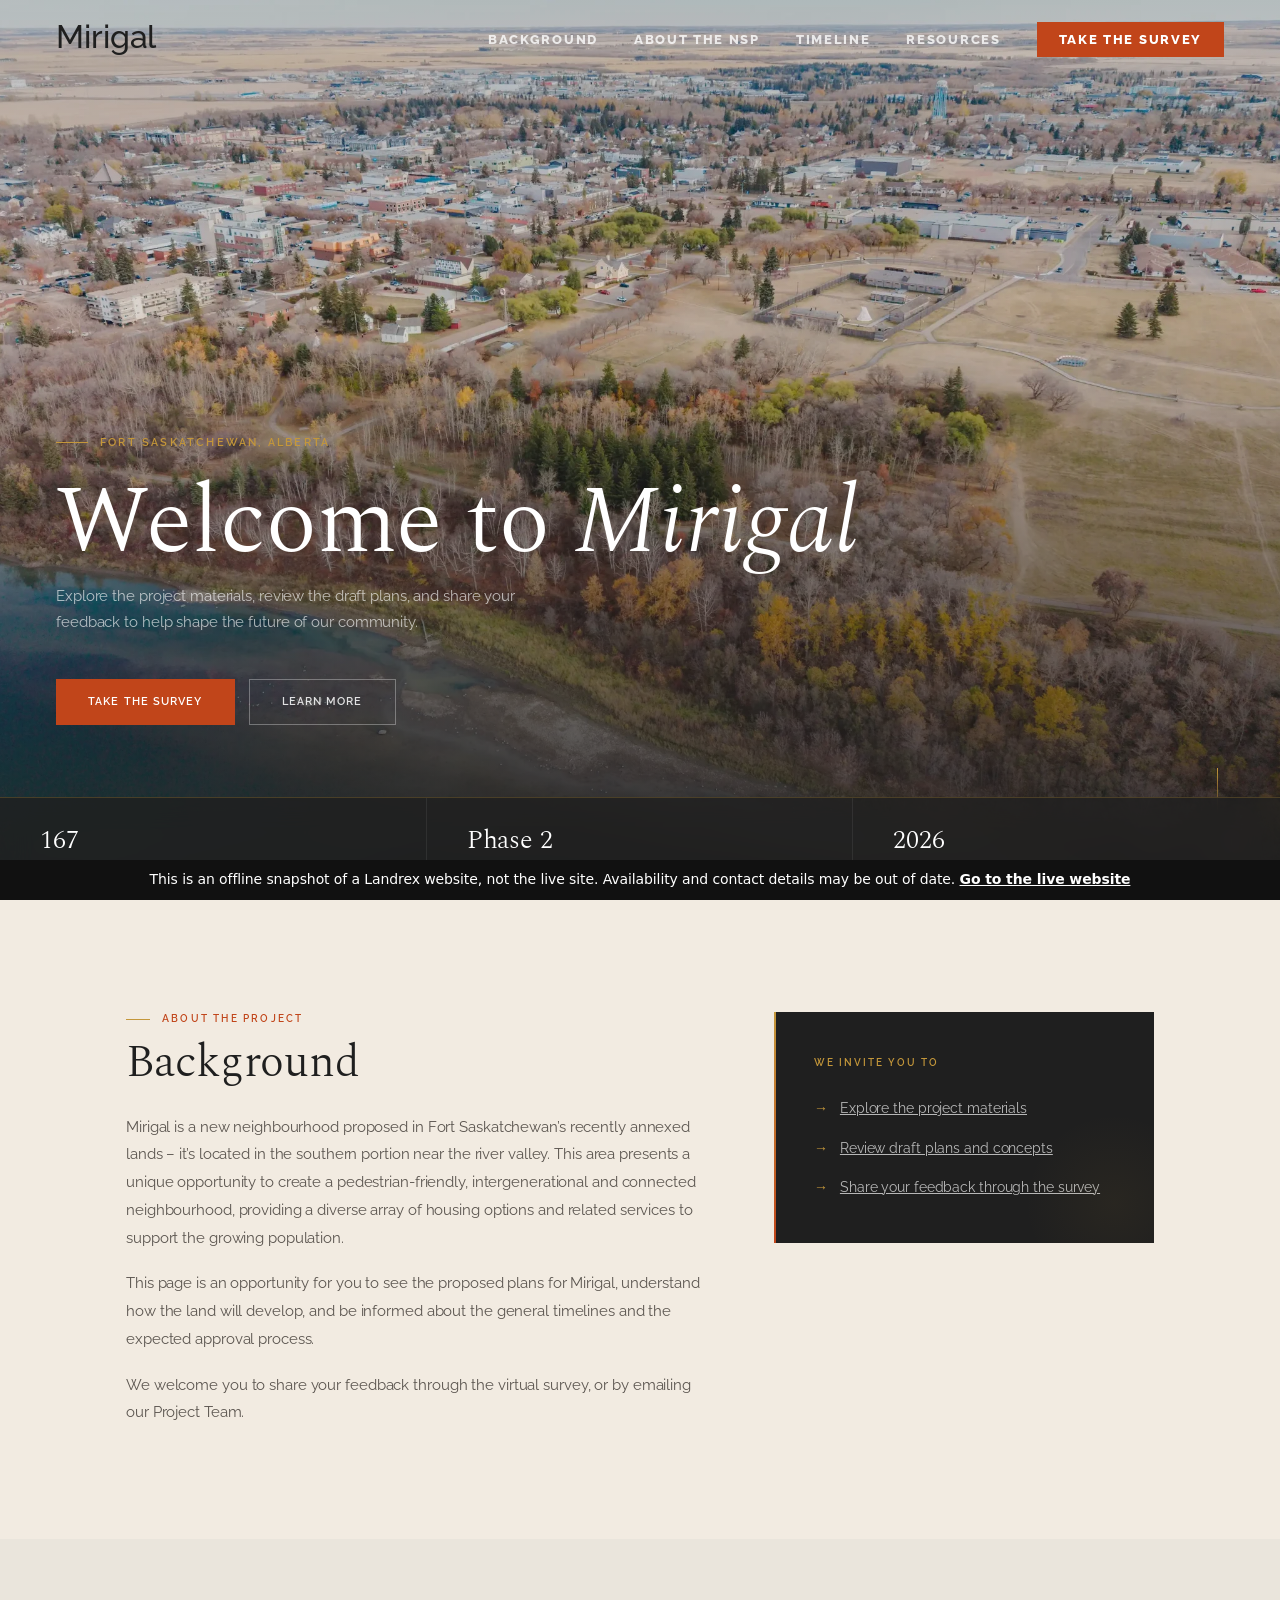
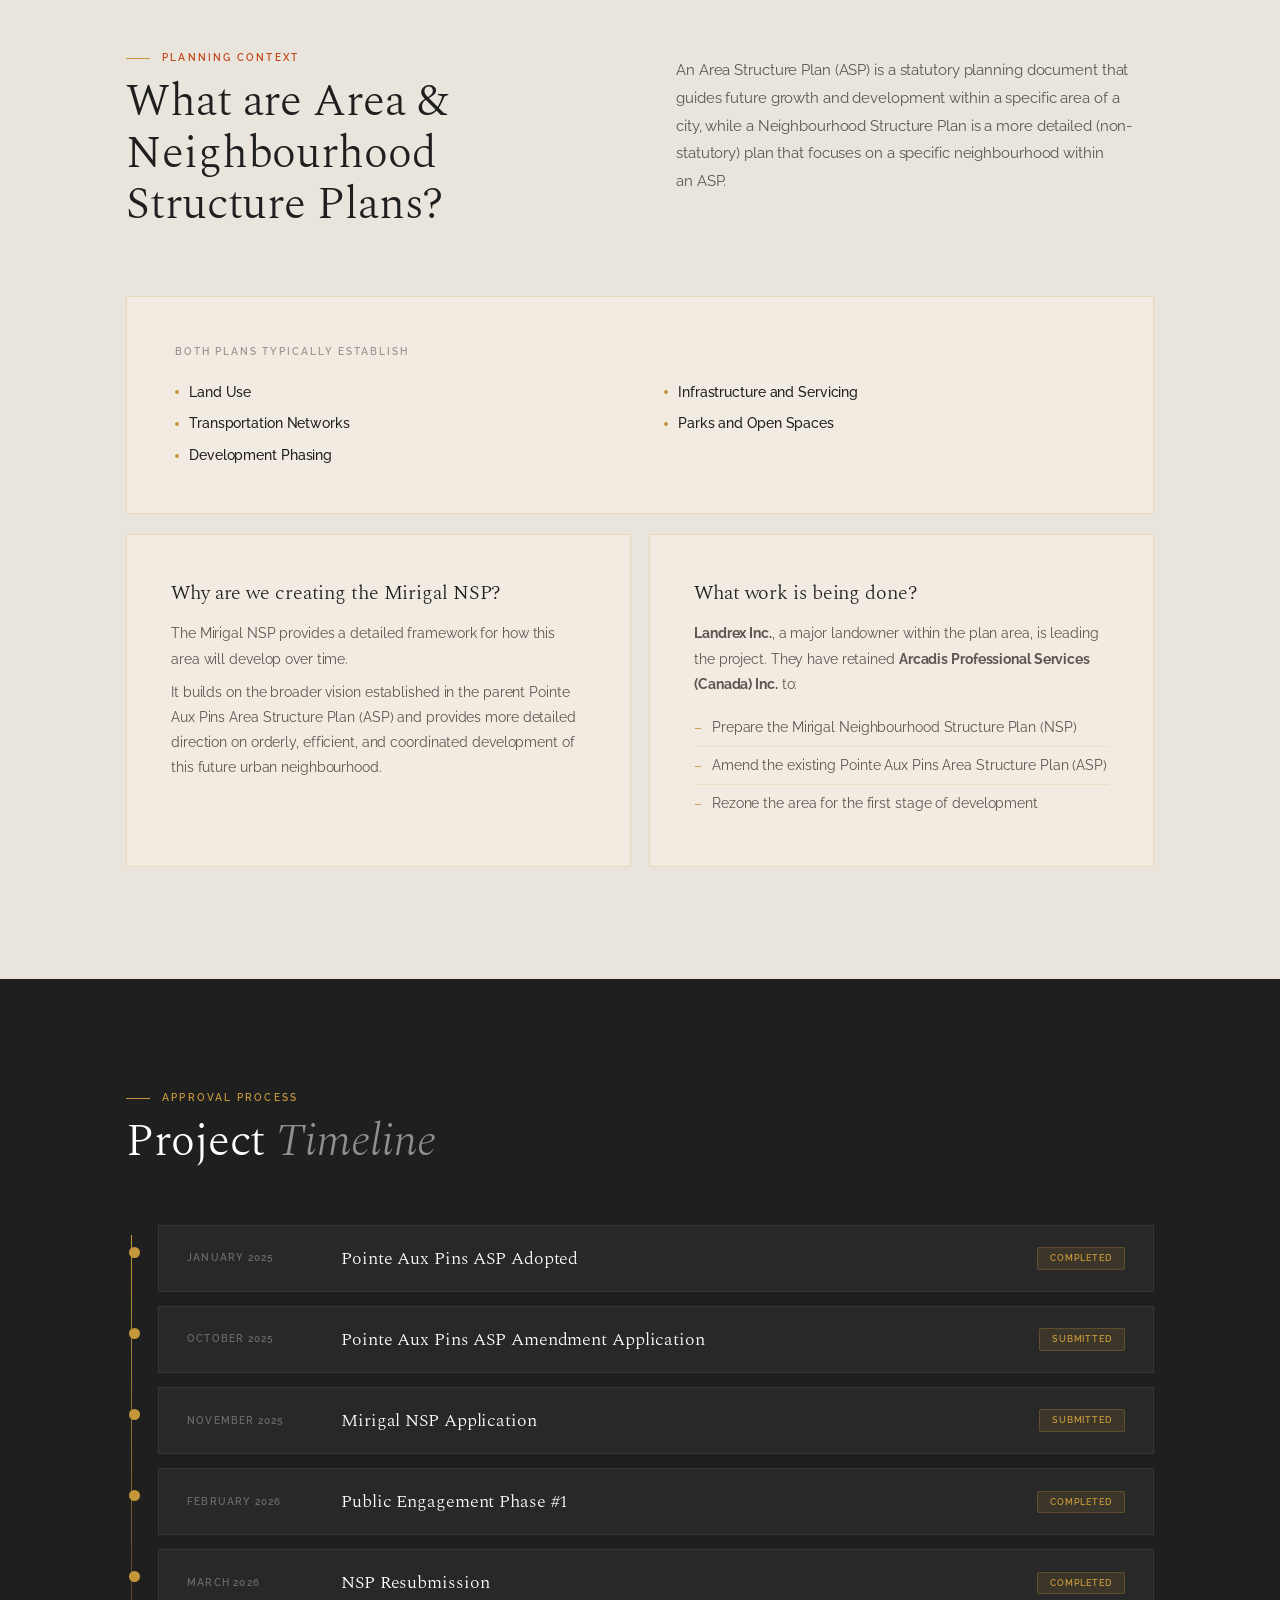
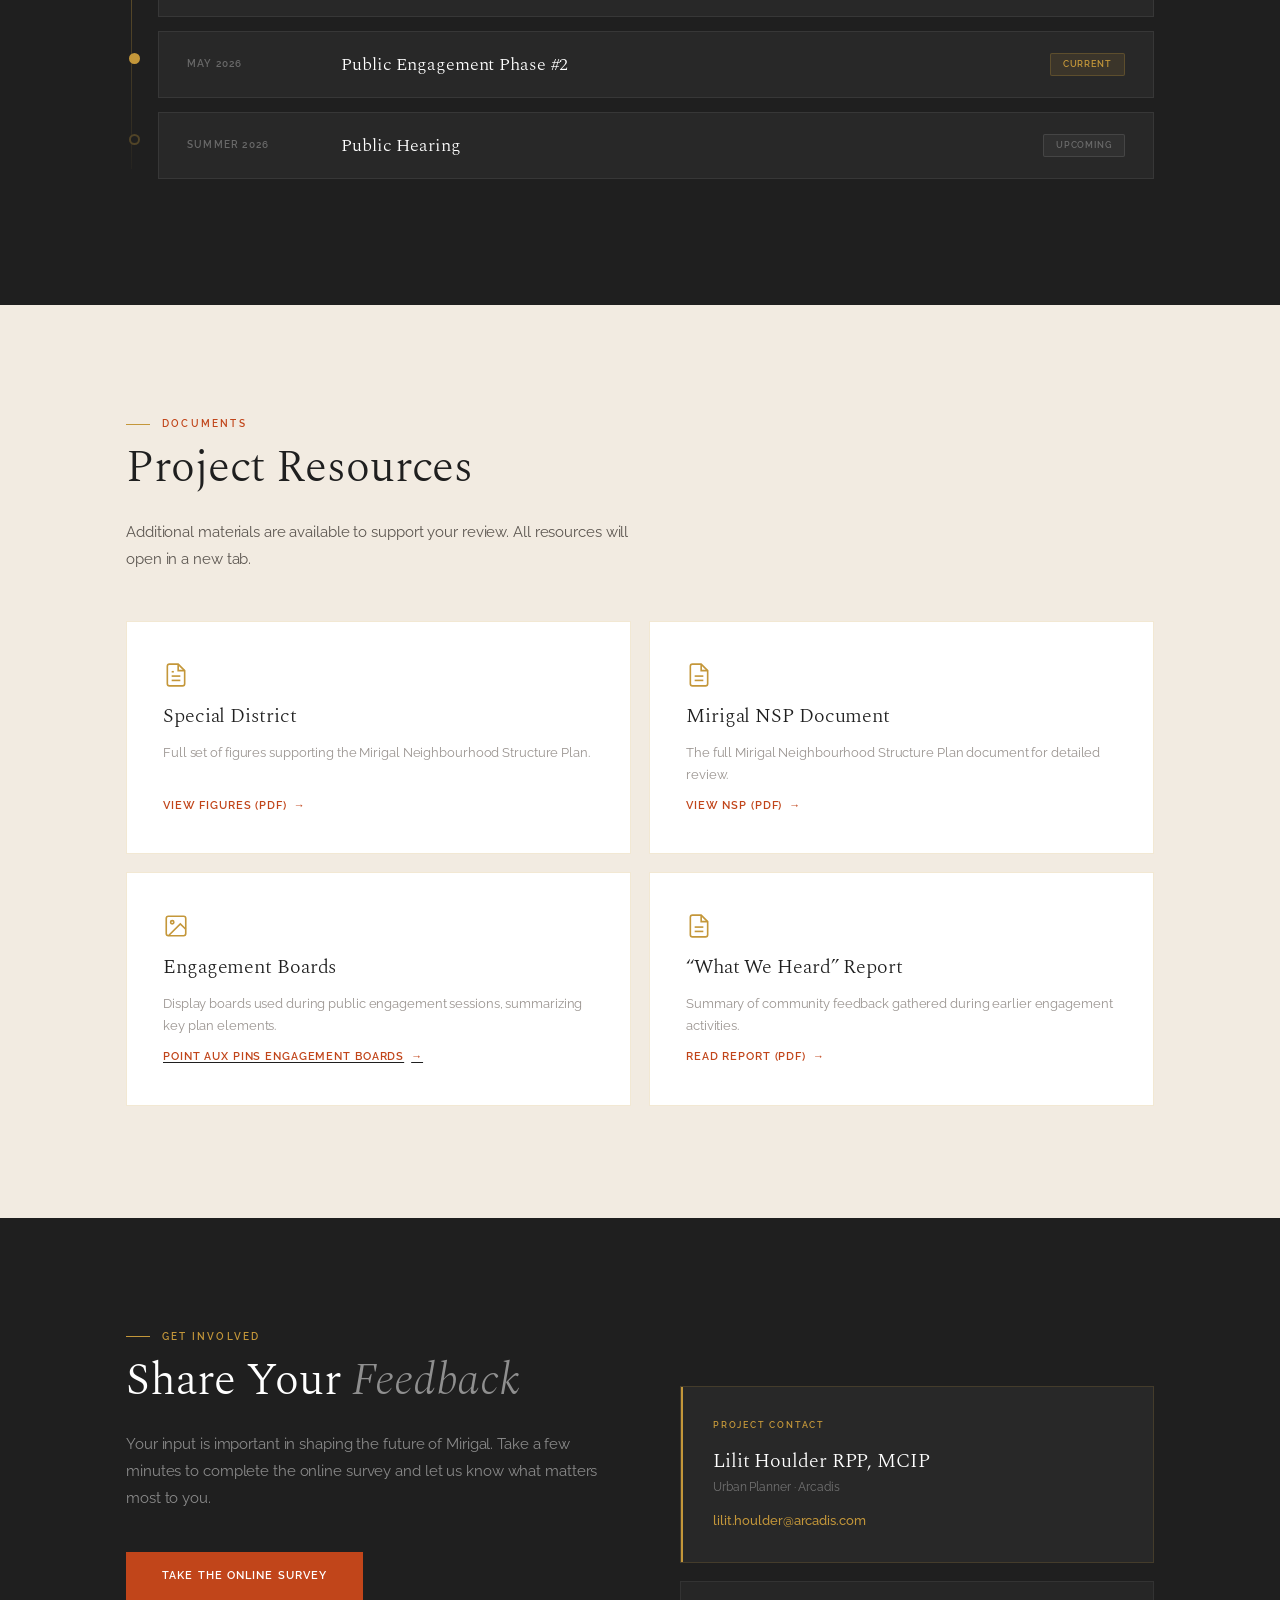
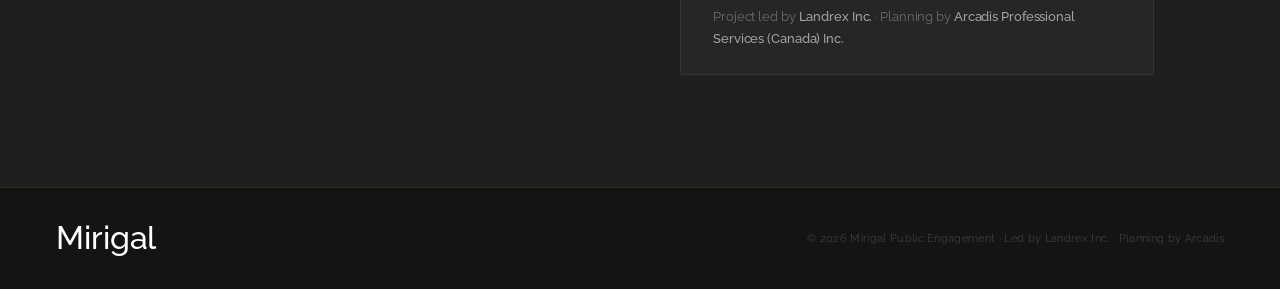
<file: mirigal/index.html>
<html lang="en-US"><head>
	<meta charset="UTF-8">
	<meta name="viewport" content="width=device-width, initial-scale=1">
<meta name="robots" content="max-image-preview:large">
<title>Mirigal</title>
<style id="wp-img-auto-sizes-contain-inline-css">
img:is([sizes=auto i],[sizes^="auto," i]){contain-intrinsic-size:3000px 1500px}
/*# sourceURL=wp-img-auto-sizes-contain-inline-css */
</style>
<style id="wp-block-library-inline-css">
:root{--wp-block-synced-color:#7a00df;--wp-block-synced-color--rgb:122,0,223;--wp-bound-block-color:var(--wp-block-synced-color);--wp-editor-canvas-background:#ddd;--wp-admin-theme-color:#007cba;--wp-admin-theme-color--rgb:0,124,186;--wp-admin-theme-color-darker-10:#006ba1;--wp-admin-theme-color-darker-10--rgb:0,107,160.5;--wp-admin-theme-color-darker-20:#005a87;--wp-admin-theme-color-darker-20--rgb:0,90,135;--wp-admin-border-width-focus:2px}@media (min-resolution:192dpi){:root{--wp-admin-border-width-focus:1.5px}}.wp-element-button{cursor:pointer}:root .has-very-light-gray-background-color{background-color:#eee}:root .has-very-dark-gray-background-color{background-color:#313131}:root .has-very-light-gray-color{color:#eee}:root .has-very-dark-gray-color{color:#313131}:root .has-vivid-green-cyan-to-vivid-cyan-blue-gradient-background{background:linear-gradient(135deg,#00d084,#0693e3)}:root .has-purple-crush-gradient-background{background:linear-gradient(135deg,#34e2e4,#4721fb 50%,#ab1dfe)}:root .has-hazy-dawn-gradient-background{background:linear-gradient(135deg,#faaca8,#dad0ec)}:root .has-subdued-olive-gradient-background{background:linear-gradient(135deg,#fafae1,#67a671)}:root .has-atomic-cream-gradient-background{background:linear-gradient(135deg,#fdd79a,#004a59)}:root .has-nightshade-gradient-background{background:linear-gradient(135deg,#330968,#31cdcf)}:root .has-midnight-gradient-background{background:linear-gradient(135deg,#020381,#2874fc)}:root{--wp--preset--font-size--normal:16px;--wp--preset--font-size--huge:42px}.has-regular-font-size{font-size:1em}.has-larger-font-size{font-size:2.625em}.has-normal-font-size{font-size:var(--wp--preset--font-size--normal)}.has-huge-font-size{font-size:var(--wp--preset--font-size--huge)}:root .has-text-align-center{text-align:center}:root .has-text-align-left{text-align:left}:root .has-text-align-right{text-align:right}.has-fit-text{white-space:nowrap!important}#end-resizable-editor-section{display:none}.aligncenter{clear:both}.items-justified-left{justify-content:flex-start}.items-justified-center{justify-content:center}.items-justified-right{justify-content:flex-end}.items-justified-space-between{justify-content:space-between}.screen-reader-text{word-wrap:normal!important;border:0;clip-path:inset(50%);height:1px;margin:-1px;overflow:hidden;padding:0;position:absolute;width:1px;word-break:normal!important}.screen-reader-text:focus{background-color:#ddd;clip-path:none;color:#444;display:block;font-size:1em;height:auto;left:5px;line-height:normal;padding:15px 23px 14px;text-decoration:none;top:5px;width:auto;z-index:100000}html :where(.has-border-color){border-style:solid}html :where([style^=border-color],[style*=";border-color"],[style*="; border-color"]){border-style:solid}html :where([style^=border-top-color],[style*=";border-top-color"],[style*="; border-top-color"]){border-top-style:solid}html :where([style^=border-right-color],[style*=";border-right-color"],[style*="; border-right-color"]){border-right-style:solid}html :where([style^=border-bottom-color],[style*=";border-bottom-color"],[style*="; border-bottom-color"]){border-bottom-style:solid}html :where([style^=border-left-color],[style*=";border-left-color"],[style*="; border-left-color"]){border-left-style:solid}html :where([style^=border-width],[style*=";border-width"],[style*="; border-width"]){border-style:solid}html :where([style^=border-top-width],[style*=";border-top-width"],[style*="; border-top-width"]){border-top-style:solid}html :where([style^=border-right-width],[style*=";border-right-width"],[style*="; border-right-width"]){border-right-style:solid}html :where([style^=border-bottom-width],[style*=";border-bottom-width"],[style*="; border-bottom-width"]){border-bottom-style:solid}html :where([style^=border-left-width],[style*=";border-left-width"],[style*="; border-left-width"]){border-left-style:solid}html :where(img[class*=wp-image-]){height:auto;max-width:100%}:where(figure){margin:0 0 1em}html :where(.is-position-sticky){--wp-admin--admin-bar--position-offset:var(--wp-admin--admin-bar--height,0px)}@media screen and (max-width:600px){html :where(.is-position-sticky){--wp-admin--admin-bar--position-offset:0px}}
/*# sourceURL=/wp-includes/css/dist/block-library/common.min.css */
</style>
<style id="global-styles-inline-css">
:root{--wp--preset--aspect-ratio--square: 1;--wp--preset--aspect-ratio--4-3: 4/3;--wp--preset--aspect-ratio--3-4: 3/4;--wp--preset--aspect-ratio--3-2: 3/2;--wp--preset--aspect-ratio--2-3: 2/3;--wp--preset--aspect-ratio--16-9: 16/9;--wp--preset--aspect-ratio--9-16: 9/16;--wp--preset--color--black: #000000;--wp--preset--color--cyan-bluish-gray: #abb8c3;--wp--preset--color--white: #ffffff;--wp--preset--color--pale-pink: #f78da7;--wp--preset--color--vivid-red: #cf2e2e;--wp--preset--color--luminous-vivid-orange: #ff6900;--wp--preset--color--luminous-vivid-amber: #fcb900;--wp--preset--color--light-green-cyan: #7bdcb5;--wp--preset--color--vivid-green-cyan: #00d084;--wp--preset--color--pale-cyan-blue: #8ed1fc;--wp--preset--color--vivid-cyan-blue: #0693e3;--wp--preset--color--vivid-purple: #9b51e0;--wp--preset--color--base: #FFFFFF;--wp--preset--color--contrast: #111111;--wp--preset--color--accent-1: #FFEE58;--wp--preset--color--accent-2: #F6CFF4;--wp--preset--color--accent-3: #503AA8;--wp--preset--color--accent-4: #686868;--wp--preset--color--accent-5: #FBFAF3;--wp--preset--color--accent-6: color-mix(in srgb, currentColor 20%, transparent);--wp--preset--gradient--vivid-cyan-blue-to-vivid-purple: linear-gradient(135deg,rgb(6,147,227) 0%,rgb(155,81,224) 100%);--wp--preset--gradient--light-green-cyan-to-vivid-green-cyan: linear-gradient(135deg,rgb(122,220,180) 0%,rgb(0,208,130) 100%);--wp--preset--gradient--luminous-vivid-amber-to-luminous-vivid-orange: linear-gradient(135deg,rgb(252,185,0) 0%,rgb(255,105,0) 100%);--wp--preset--gradient--luminous-vivid-orange-to-vivid-red: linear-gradient(135deg,rgb(255,105,0) 0%,rgb(207,46,46) 100%);--wp--preset--gradient--very-light-gray-to-cyan-bluish-gray: linear-gradient(135deg,rgb(238,238,238) 0%,rgb(169,184,195) 100%);--wp--preset--gradient--cool-to-warm-spectrum: linear-gradient(135deg,rgb(74,234,220) 0%,rgb(151,120,209) 20%,rgb(207,42,186) 40%,rgb(238,44,130) 60%,rgb(251,105,98) 80%,rgb(254,248,76) 100%);--wp--preset--gradient--blush-light-purple: linear-gradient(135deg,rgb(255,206,236) 0%,rgb(152,150,240) 100%);--wp--preset--gradient--blush-bordeaux: linear-gradient(135deg,rgb(254,205,165) 0%,rgb(254,45,45) 50%,rgb(107,0,62) 100%);--wp--preset--gradient--luminous-dusk: linear-gradient(135deg,rgb(255,203,112) 0%,rgb(199,81,192) 50%,rgb(65,88,208) 100%);--wp--preset--gradient--pale-ocean: linear-gradient(135deg,rgb(255,245,203) 0%,rgb(182,227,212) 50%,rgb(51,167,181) 100%);--wp--preset--gradient--electric-grass: linear-gradient(135deg,rgb(202,248,128) 0%,rgb(113,206,126) 100%);--wp--preset--gradient--midnight: linear-gradient(135deg,rgb(2,3,129) 0%,rgb(40,116,252) 100%);--wp--preset--font-size--small: 0.875rem;--wp--preset--font-size--medium: clamp(1rem, 1rem + ((1vw - 0.2rem) * 0.196), 1.125rem);--wp--preset--font-size--large: clamp(1.125rem, 1.125rem + ((1vw - 0.2rem) * 0.392), 1.375rem);--wp--preset--font-size--x-large: clamp(1.75rem, 1.75rem + ((1vw - 0.2rem) * 0.392), 2rem);--wp--preset--font-size--xx-large: clamp(2.15rem, 2.15rem + ((1vw - 0.2rem) * 1.333), 3rem);--wp--preset--font-family--manrope: Manrope, sans-serif;--wp--preset--font-family--fira-code: "Fira Code", monospace;--wp--preset--spacing--20: 10px;--wp--preset--spacing--30: 20px;--wp--preset--spacing--40: 30px;--wp--preset--spacing--50: clamp(30px, 5vw, 50px);--wp--preset--spacing--60: clamp(30px, 7vw, 70px);--wp--preset--spacing--70: clamp(50px, 7vw, 90px);--wp--preset--spacing--80: clamp(70px, 10vw, 140px);--wp--preset--shadow--natural: 6px 6px 9px rgba(0, 0, 0, 0.2);--wp--preset--shadow--deep: 12px 12px 50px rgba(0, 0, 0, 0.4);--wp--preset--shadow--sharp: 6px 6px 0px rgba(0, 0, 0, 0.2);--wp--preset--shadow--outlined: 6px 6px 0px -3px rgb(255, 255, 255), 6px 6px rgb(0, 0, 0);--wp--preset--shadow--crisp: 6px 6px 0px rgb(0, 0, 0);}.wp-block-button{--wp--preset--dimension--25: 25%;--wp--preset--dimension--50: 50%;--wp--preset--dimension--75: 75%;--wp--preset--dimension--100: 100%;}:root { --wp--style--global--content-size: 645px;--wp--style--global--wide-size: 1340px; }:where(body) { margin: 0; }.wp-site-blocks { padding-top: var(--wp--style--root--padding-top); padding-bottom: var(--wp--style--root--padding-bottom); }.has-global-padding { padding-right: var(--wp--style--root--padding-right); padding-left: var(--wp--style--root--padding-left); }.has-global-padding > .alignfull { margin-right: calc(var(--wp--style--root--padding-right) * -1); margin-left: calc(var(--wp--style--root--padding-left) * -1); }.has-global-padding :where(:not(.alignfull.is-layout-flow) > .has-global-padding:not(.wp-block-block, .alignfull)) { padding-right: 0; padding-left: 0; }.has-global-padding :where(:not(.alignfull.is-layout-flow) > .has-global-padding:not(.wp-block-block, .alignfull)) > .alignfull { margin-left: 0; margin-right: 0; }.wp-site-blocks > .alignleft { float: left; margin-right: 2em; }.wp-site-blocks > .alignright { float: right; margin-left: 2em; }.wp-site-blocks > .aligncenter { justify-content: center; margin-left: auto; margin-right: auto; }:where(.wp-site-blocks) > * { margin-block-start: 1.2rem; margin-block-end: 0; }:where(.wp-site-blocks) > :first-child { margin-block-start: 0; }:where(.wp-site-blocks) > :last-child { margin-block-end: 0; }:root { --wp--style--block-gap: 1.2rem; }:root :where(.is-layout-flow) > :first-child{margin-block-start: 0;}:root :where(.is-layout-flow) > :last-child{margin-block-end: 0;}:root :where(.is-layout-flow) > *{margin-block-start: 1.2rem;margin-block-end: 0;}:root :where(.is-layout-constrained) > :first-child{margin-block-start: 0;}:root :where(.is-layout-constrained) > :last-child{margin-block-end: 0;}:root :where(.is-layout-constrained) > *{margin-block-start: 1.2rem;margin-block-end: 0;}:root :where(.is-layout-flex){gap: 1.2rem;}:root :where(.is-layout-grid){gap: 1.2rem;}.is-layout-flow > .alignleft{float: left;margin-inline-start: 0;margin-inline-end: 2em;}.is-layout-flow > .alignright{float: right;margin-inline-start: 2em;margin-inline-end: 0;}.is-layout-flow > .aligncenter{margin-left: auto !important;margin-right: auto !important;}.is-layout-constrained > .alignleft{float: left;margin-inline-start: 0;margin-inline-end: 2em;}.is-layout-constrained > .alignright{float: right;margin-inline-start: 2em;margin-inline-end: 0;}.is-layout-constrained > .aligncenter{margin-left: auto !important;margin-right: auto !important;}.is-layout-constrained > :where(:not(.alignleft):not(.alignright):not(.alignfull)){max-width: var(--wp--style--global--content-size);margin-left: auto !important;margin-right: auto !important;}.is-layout-constrained > .alignwide{max-width: var(--wp--style--global--wide-size);}body .is-layout-flex{display: flex;}.is-layout-flex{flex-wrap: wrap;align-items: center;}.is-layout-flex > :is(*, div){margin: 0;}body .is-layout-grid{display: grid;}.is-layout-grid > :is(*, div){margin: 0;}body{background-color: var(--wp--preset--color--base);color: var(--wp--preset--color--contrast);font-family: var(--wp--preset--font-family--manrope);font-size: var(--wp--preset--font-size--large);font-weight: 300;letter-spacing: -0.1px;line-height: 1.4;--wp--style--root--padding-top: 0px;--wp--style--root--padding-right: var(--wp--preset--spacing--50);--wp--style--root--padding-bottom: 0px;--wp--style--root--padding-left: var(--wp--preset--spacing--50);}a:where(:not(.wp-element-button)){color: currentColor;}:root :where(a:where(:not(.wp-element-button)):hover){text-decoration: none;}h1, h2, h3, h4, h5, h6{font-weight: 400;letter-spacing: -0.1px;line-height: 1.125;}h1{font-size: var(--wp--preset--font-size--xx-large);}h2{font-size: var(--wp--preset--font-size--x-large);}h3{font-size: var(--wp--preset--font-size--large);}h4{font-size: var(--wp--preset--font-size--medium);}h5{font-size: var(--wp--preset--font-size--small);letter-spacing: 0.5px;}h6{font-size: var(--wp--preset--font-size--small);font-weight: 700;letter-spacing: 1.4px;text-transform: uppercase;}:root :where(.wp-element-button, .wp-block-button__link){background-color: var(--wp--preset--color--contrast);border-width: 0;color: var(--wp--preset--color--base);font-family: inherit;font-size: var(--wp--preset--font-size--medium);font-style: inherit;font-weight: inherit;letter-spacing: inherit;line-height: inherit;padding-top: 1rem;padding-right: 2.25rem;padding-bottom: 1rem;padding-left: 2.25rem;text-decoration: none;text-transform: inherit;}:root :where(.wp-element-button:hover, .wp-block-button__link:hover){background-color: color-mix(in srgb, var(--wp--preset--color--contrast) 85%, transparent);border-color: transparent;color: var(--wp--preset--color--base);}:root :where(.wp-element-button:focus, .wp-block-button__link:focus){outline-color: var(--wp--preset--color--accent-4);outline-offset: 2px;}:root :where(.wp-element-caption, .wp-block-audio figcaption, .wp-block-embed figcaption, .wp-block-gallery figcaption, .wp-block-image figcaption, .wp-block-table figcaption, .wp-block-video figcaption){font-size: var(--wp--preset--font-size--small);line-height: 1.4;}.has-black-color{color: var(--wp--preset--color--black) !important;}.has-cyan-bluish-gray-color{color: var(--wp--preset--color--cyan-bluish-gray) !important;}.has-white-color{color: var(--wp--preset--color--white) !important;}.has-pale-pink-color{color: var(--wp--preset--color--pale-pink) !important;}.has-vivid-red-color{color: var(--wp--preset--color--vivid-red) !important;}.has-luminous-vivid-orange-color{color: var(--wp--preset--color--luminous-vivid-orange) !important;}.has-luminous-vivid-amber-color{color: var(--wp--preset--color--luminous-vivid-amber) !important;}.has-light-green-cyan-color{color: var(--wp--preset--color--light-green-cyan) !important;}.has-vivid-green-cyan-color{color: var(--wp--preset--color--vivid-green-cyan) !important;}.has-pale-cyan-blue-color{color: var(--wp--preset--color--pale-cyan-blue) !important;}.has-vivid-cyan-blue-color{color: var(--wp--preset--color--vivid-cyan-blue) !important;}.has-vivid-purple-color{color: var(--wp--preset--color--vivid-purple) !important;}.has-base-color{color: var(--wp--preset--color--base) !important;}.has-contrast-color{color: var(--wp--preset--color--contrast) !important;}.has-accent-1-color{color: var(--wp--preset--color--accent-1) !important;}.has-accent-2-color{color: var(--wp--preset--color--accent-2) !important;}.has-accent-3-color{color: var(--wp--preset--color--accent-3) !important;}.has-accent-4-color{color: var(--wp--preset--color--accent-4) !important;}.has-accent-5-color{color: var(--wp--preset--color--accent-5) !important;}.has-accent-6-color{color: var(--wp--preset--color--accent-6) !important;}.has-black-background-color{background-color: var(--wp--preset--color--black) !important;}.has-cyan-bluish-gray-background-color{background-color: var(--wp--preset--color--cyan-bluish-gray) !important;}.has-white-background-color{background-color: var(--wp--preset--color--white) !important;}.has-pale-pink-background-color{background-color: var(--wp--preset--color--pale-pink) !important;}.has-vivid-red-background-color{background-color: var(--wp--preset--color--vivid-red) !important;}.has-luminous-vivid-orange-background-color{background-color: var(--wp--preset--color--luminous-vivid-orange) !important;}.has-luminous-vivid-amber-background-color{background-color: var(--wp--preset--color--luminous-vivid-amber) !important;}.has-light-green-cyan-background-color{background-color: var(--wp--preset--color--light-green-cyan) !important;}.has-vivid-green-cyan-background-color{background-color: var(--wp--preset--color--vivid-green-cyan) !important;}.has-pale-cyan-blue-background-color{background-color: var(--wp--preset--color--pale-cyan-blue) !important;}.has-vivid-cyan-blue-background-color{background-color: var(--wp--preset--color--vivid-cyan-blue) !important;}.has-vivid-purple-background-color{background-color: var(--wp--preset--color--vivid-purple) !important;}.has-base-background-color{background-color: var(--wp--preset--color--base) !important;}.has-contrast-background-color{background-color: var(--wp--preset--color--contrast) !important;}.has-accent-1-background-color{background-color: var(--wp--preset--color--accent-1) !important;}.has-accent-2-background-color{background-color: var(--wp--preset--color--accent-2) !important;}.has-accent-3-background-color{background-color: var(--wp--preset--color--accent-3) !important;}.has-accent-4-background-color{background-color: var(--wp--preset--color--accent-4) !important;}.has-accent-5-background-color{background-color: var(--wp--preset--color--accent-5) !important;}.has-accent-6-background-color{background-color: var(--wp--preset--color--accent-6) !important;}.has-black-border-color{border-color: var(--wp--preset--color--black) !important;}.has-cyan-bluish-gray-border-color{border-color: var(--wp--preset--color--cyan-bluish-gray) !important;}.has-white-border-color{border-color: var(--wp--preset--color--white) !important;}.has-pale-pink-border-color{border-color: var(--wp--preset--color--pale-pink) !important;}.has-vivid-red-border-color{border-color: var(--wp--preset--color--vivid-red) !important;}.has-luminous-vivid-orange-border-color{border-color: var(--wp--preset--color--luminous-vivid-orange) !important;}.has-luminous-vivid-amber-border-color{border-color: var(--wp--preset--color--luminous-vivid-amber) !important;}.has-light-green-cyan-border-color{border-color: var(--wp--preset--color--light-green-cyan) !important;}.has-vivid-green-cyan-border-color{border-color: var(--wp--preset--color--vivid-green-cyan) !important;}.has-pale-cyan-blue-border-color{border-color: var(--wp--preset--color--pale-cyan-blue) !important;}.has-vivid-cyan-blue-border-color{border-color: var(--wp--preset--color--vivid-cyan-blue) !important;}.has-vivid-purple-border-color{border-color: var(--wp--preset--color--vivid-purple) !important;}.has-base-border-color{border-color: var(--wp--preset--color--base) !important;}.has-contrast-border-color{border-color: var(--wp--preset--color--contrast) !important;}.has-accent-1-border-color{border-color: var(--wp--preset--color--accent-1) !important;}.has-accent-2-border-color{border-color: var(--wp--preset--color--accent-2) !important;}.has-accent-3-border-color{border-color: var(--wp--preset--color--accent-3) !important;}.has-accent-4-border-color{border-color: var(--wp--preset--color--accent-4) !important;}.has-accent-5-border-color{border-color: var(--wp--preset--color--accent-5) !important;}.has-accent-6-border-color{border-color: var(--wp--preset--color--accent-6) !important;}.has-vivid-cyan-blue-to-vivid-purple-gradient-background{background: var(--wp--preset--gradient--vivid-cyan-blue-to-vivid-purple) !important;}.has-light-green-cyan-to-vivid-green-cyan-gradient-background{background: var(--wp--preset--gradient--light-green-cyan-to-vivid-green-cyan) !important;}.has-luminous-vivid-amber-to-luminous-vivid-orange-gradient-background{background: var(--wp--preset--gradient--luminous-vivid-amber-to-luminous-vivid-orange) !important;}.has-luminous-vivid-orange-to-vivid-red-gradient-background{background: var(--wp--preset--gradient--luminous-vivid-orange-to-vivid-red) !important;}.has-very-light-gray-to-cyan-bluish-gray-gradient-background{background: var(--wp--preset--gradient--very-light-gray-to-cyan-bluish-gray) !important;}.has-cool-to-warm-spectrum-gradient-background{background: var(--wp--preset--gradient--cool-to-warm-spectrum) !important;}.has-blush-light-purple-gradient-background{background: var(--wp--preset--gradient--blush-light-purple) !important;}.has-blush-bordeaux-gradient-background{background: var(--wp--preset--gradient--blush-bordeaux) !important;}.has-luminous-dusk-gradient-background{background: var(--wp--preset--gradient--luminous-dusk) !important;}.has-pale-ocean-gradient-background{background: var(--wp--preset--gradient--pale-ocean) !important;}.has-electric-grass-gradient-background{background: var(--wp--preset--gradient--electric-grass) !important;}.has-midnight-gradient-background{background: var(--wp--preset--gradient--midnight) !important;}.has-small-font-size{font-size: var(--wp--preset--font-size--small) !important;}.has-medium-font-size{font-size: var(--wp--preset--font-size--medium) !important;}.has-large-font-size{font-size: var(--wp--preset--font-size--large) !important;}.has-x-large-font-size{font-size: var(--wp--preset--font-size--x-large) !important;}.has-xx-large-font-size{font-size: var(--wp--preset--font-size--xx-large) !important;}.has-manrope-font-family{font-family: var(--wp--preset--font-family--manrope) !important;}.has-fira-code-font-family{font-family: var(--wp--preset--font-family--fira-code) !important;}
/*# sourceURL=global-styles-inline-css */
</style>
<style id="wp-block-template-skip-link-inline-css">
/*! This file is auto-generated */
.skip-link.screen-reader-text{border:0;clip-path:inset(50%);height:1px;margin:-1px;overflow:hidden;padding:0;position:absolute!important;width:1px;word-wrap:normal!important;word-break:normal!important}.skip-link.screen-reader-text:focus{background-color:#eee;clip-path:none;color:#444;display:block;font-size:1em;height:auto;left:5px;line-height:normal;padding:15px 23px 14px;text-decoration:none;top:5px;width:auto;z-index:100000}
/*# sourceURL=/wp-includes/css/wp-block-template-skip-link.min.css */
</style>
<style id="twentytwentyfive-style-inline-css">
a{text-decoration-thickness:1px!important;text-underline-offset:.1em}:where(.wp-site-blocks :focus){outline-style:solid;outline-width:2px}.wp-block-navigation .wp-block-navigation-submenu .wp-block-navigation-item:not(:last-child){margin-bottom:3px}.wp-block-navigation .wp-block-navigation-item .wp-block-navigation-item__content{outline-offset:4px}.wp-block-navigation .wp-block-navigation-item ul.wp-block-navigation__submenu-container .wp-block-navigation-item__content{outline-offset:0}blockquote,caption,figcaption,h1,h2,h3,h4,h5,h6,p{text-wrap:pretty}.more-link{display:block}:where(pre){overflow-x:auto}
/*# sourceURL=https://mirigal.ca/wp-content/themes/twentytwentyfive/style.min.css */
</style>
<meta name="generator" content="Elementor 4.3.2; features: e_font_icon_svg, additional_custom_breakpoints; settings: css_print_method-external, google_font-enabled, font_display-swap">
			<style>
				.e-con.e-parent:nth-of-type(n+4):not(.e-lazyloaded):not(.e-no-lazyload),
				.e-con.e-parent:nth-of-type(n+4):not(.e-lazyloaded):not(.e-no-lazyload) * {
					background-image: none !important;
				}
				@media screen and (max-height: 1024px) {
					.e-con.e-parent:nth-of-type(n+3):not(.e-lazyloaded):not(.e-no-lazyload),
					.e-con.e-parent:nth-of-type(n+3):not(.e-lazyloaded):not(.e-no-lazyload) * {
						background-image: none !important;
					}
				}
				@media screen and (max-height: 640px) {
					.e-con.e-parent:nth-of-type(n+2):not(.e-lazyloaded):not(.e-no-lazyload),
					.e-con.e-parent:nth-of-type(n+2):not(.e-lazyloaded):not(.e-no-lazyload) * {
						background-image: none !important;
					}
				}
			</style>
			<style class="wp-fonts-local">
@font-face{font-family:Manrope;font-style:normal;font-weight:200 800;font-display:fallback;src:url('assets/fonts/Manrope-VariableFont_wght.woff2') format('woff2');}
@font-face{font-family:"Fira Code";font-style:normal;font-weight:300 700;font-display:fallback;src:url('assets/fonts/FiraCode-VariableFont_wght.woff2') format('woff2');}
</style>
<link rel="stylesheet" href="style.css">
</head>

<body class="home blog wp-embed-responsive wp-theme-twentytwentyfive elementor-default elementor-kit-7">

<div class="wp-site-blocks"><meta charset="UTF-8">
<meta name="viewport" content="width=device-width, initial-scale=1.0">
<title>Mirigal — Virtual Open House | Fort Saskatchewan</title>
<link rel="preconnect" href="https://fonts.googleapis.com">
<link href="https://fonts.googleapis.com/css2?family=Spectral:ital,wght@0,300;0,400;1,300;1,400&amp;family=Raleway:wght@300;400;500;600&amp;display=swap" rel="stylesheet">
<style>
*, *::before, *::after { box-sizing: border-box; margin: 0; padding: 0; }

:root {
  --terracotta:  #C1451A;
  --sienna:      #D45C1A;
  --charcoal:    #1F1F1F;
  --gold:        #C4973A;
  --chalk:       #F2EBE1;
  --white:       #FFFFFF;
  --stone:       #5C5650;
  --stone-light: #9A9490;
  --border:      rgba(196,151,58,0.22);
  --border-warm: rgba(193,69,26,0.13);
}

html { scroll-behavior: smooth; }

body {
  font-family: 'Raleway', sans-serif;
  background: var(--chalk);
  color: var(--charcoal);
  overflow-x: hidden;
}

/* ── NAV ── */
nav {
  position: fixed; top: 0; left: 0; right: 0; z-index: 500;
  display: flex; align-items: center; justify-content: space-between;
  padding: 0 56px; height: 76px;
  transition: background 0.35s, border-color 0.35s;
  border-bottom: 1px solid transparent;
}
nav.scrolled {
  background: rgba(242,235,225,0.97);
  backdrop-filter: blur(20px);
  border-bottom-color: var(--border);
}
.nav-logo { display: flex; align-items: center; text-decoration: none; }
.nav-logo img {
  height: 30px; width: auto;
  filter: brightness(0) invert(1);
  transition: filter 0.35s;
}
nav.scrolled .nav-logo img { filter: none; }

.nav-links { display: flex; align-items: center; gap: 36px; list-style: none; }
.nav-links a {
  font-family: 'Raleway', sans-serif;
  font-size: 13px; font-weight: 800; letter-spacing: 0.13em; text-transform: uppercase;
  text-decoration: none; color: rgba(255,255,255,0.78); transition: color 0.2s;
  position: relative; padding-bottom: 2px;
}
.nav-links a::after {
  content: ''; position: absolute; bottom: 0; left: 0; width: 100%; height: 1px;
  background: var(--gold); transform: scaleX(0); transform-origin: left; transition: transform 0.25s ease;
}
.nav-links a:hover::after { transform: scaleX(1); }
nav.scrolled .nav-links a { color: var(--stone); }
nav.scrolled .nav-links a:hover { color: var(--terracotta); }
.nav-survey {
  padding: 10px 22px !important;
  background: var(--terracotta) !important;
  color: var(--white) !important;
  transition: background 0.2s !important;
}
.nav-survey::after { display: none !important; }
.nav-survey:hover { background: var(--sienna) !important; }

/* ── HERO ── */
.hero {
  position: relative; height: 100vh; min-height: 680px;
  display: flex; flex-direction: column; justify-content: flex-end; overflow: hidden;
}
.hero-bg {
  position: absolute; inset: 0;
  background: url('assets/images/Mirigal-Farms-scaled.webp') center/cover no-repeat;
}
.hero-bg::after {
  content: ''; position: absolute; inset: 0;
  background: linear-gradient(to bottom, rgba(31,31,31,0.25) 0%, rgba(31,31,31,0.1) 35%, rgba(31,31,31,0.84) 100%);
}
.hero-content { position: relative; z-index: 2; padding: 0 56px 72px; }

.hero-tag {
  display: inline-flex; align-items: center; gap: 12px; margin-bottom: 22px;
  opacity: 0; animation: riseUp 0.7s 0.3s ease forwards;
}
.hero-tag-line { width: 32px; height: 1px; background: var(--gold); }
.hero-tag-text {
  font-family: 'Raleway', sans-serif;
  font-size: 11px; font-weight: 600; letter-spacing: 0.2em; text-transform: uppercase; color: var(--gold);
}

.hero-title {
  font-family: 'Spectral', serif;
  font-size: clamp(52px, 7.5vw, 96px);
  font-weight: 300; line-height: 1.05; color: var(--white); margin-bottom: 10px; max-width: 820px;
  opacity: 0; animation: riseUp 0.9s 0.45s ease forwards;
}
.hero-title em { font-style: italic; }

.hero-tagline {
  font-family: 'Spectral', serif;
  font-size: clamp(16px, 2vw, 22px);
  font-weight: 300; font-style: italic;
  color: rgba(255,255,255,0.6);
  margin-bottom: 32px;
  opacity: 0; animation: riseUp 0.7s 0.58s ease forwards;
}

.hero-subtitle {
  font-family: 'Raleway', sans-serif;
  font-size: 15px; font-weight: 400; line-height: 1.75; color: rgba(255,255,255,0.65);
  max-width: 480px; margin-bottom: 44px;
  opacity: 0; animation: riseUp 0.7s 0.7s ease forwards;
}
.hero-ctas { display: flex; gap: 14px; flex-wrap: wrap; opacity: 0; animation: riseUp 0.7s 0.82s ease forwards; }

.btn-fill {
  display: inline-flex; align-items: center; padding: 14px 32px;
  background: var(--terracotta); color: var(--white);
  font-family: 'Raleway', sans-serif; font-size: 11px; font-weight: 600; letter-spacing: 0.1em; text-transform: uppercase;
  text-decoration: none; transition: background 0.2s, transform 0.2s;
}
.btn-fill:hover { background: var(--sienna); transform: translateY(-2px); }

.btn-ghost {
  display: inline-flex; align-items: center; padding: 14px 32px;
  background: transparent; color: rgba(255,255,255,0.85);
  font-family: 'Raleway', sans-serif; font-size: 11px; font-weight: 600; letter-spacing: 0.1em; text-transform: uppercase;
  text-decoration: none; border: 1px solid rgba(255,255,255,0.32);
  transition: border-color 0.2s, color 0.2s, transform 0.2s;
}
.btn-ghost:hover { border-color: var(--gold); color: var(--gold); transform: translateY(-2px); }

.hero-scroll {
  position: absolute; bottom: 32px; right: 56px; z-index: 2;
  display: flex; flex-direction: column; align-items: center; gap: 8px;
  opacity: 0; animation: fadeIn 1s 1.5s ease forwards;
}
.hero-scroll span {
  font-family: 'Raleway', sans-serif;
  font-size: 9px; letter-spacing: 0.18em; text-transform: uppercase; color: rgba(255,255,255,0.32); writing-mode: vertical-rl;
}
.scroll-bar { width: 1px; height: 48px; background: linear-gradient(to bottom, var(--gold), transparent); animation: scrollDrop 2s ease-in-out infinite; }

.hero-stats {
  position: relative; z-index: 2;
  display: grid; grid-template-columns: repeat(3, 1fr);
  background: rgba(31,31,31,0.78); backdrop-filter: blur(16px);
  border-top: 1px solid rgba(196,151,58,0.25);
}
.hero-stat {
  padding: 24px 40px; border-right: 1px solid rgba(255,255,255,0.07);
  opacity: 0; animation: fadeIn 0.5s ease forwards;
}
.hero-stat:nth-child(1) { animation-delay: 1.0s; }
.hero-stat:nth-child(2) { animation-delay: 1.1s; }
.hero-stat:nth-child(3) { animation-delay: 1.2s; border-right: none; }
.stat-num { font-family: 'Spectral', serif; font-size: 26px; font-weight: 300; color: var(--white); margin-bottom: 4px; }
.stat-label { font-family: 'Raleway', sans-serif; font-size: 10px; font-weight: 500; letter-spacing: 0.12em; text-transform: uppercase; color: rgba(255,255,255,0.35); }

/* ── SHARED ── */
.container { max-width: 1140px; margin: 0 auto; padding: 0 56px; }

.eyebrow {
  font-family: 'Raleway', sans-serif;
  font-size: 10px; font-weight: 600; letter-spacing: 0.22em; text-transform: uppercase;
  color: var(--terracotta); display: flex; align-items: center; gap: 12px; margin-bottom: 12px;
}
.eyebrow::before { content: ''; width: 24px; height: 1px; background: var(--gold); }

h2.section-title {
  font-family: 'Spectral', serif;
  font-size: clamp(32px, 3.5vw, 48px); font-weight: 300; line-height: 1.15;
  color: var(--charcoal); margin-bottom: 24px;
}
h2.section-title em { font-style: italic; color: var(--terracotta); }

.reveal { opacity: 0; transform: translateY(28px); transition: opacity 0.65s ease, transform 0.65s ease; }
.reveal.in { opacity: 1; transform: translateY(0); }

/* ── BACKGROUND ── */
#background { background: var(--chalk); padding: 112px 0; }
.bg-grid { display: grid; grid-template-columns: 1fr 380px; gap: 72px; align-items: start; }

.bg-copy p {
  font-family: 'Raleway', sans-serif;
  font-size: 15px; font-weight: 400; line-height: 1.85; color: var(--stone); margin-bottom: 18px;
}
.bg-copy p:last-child { margin-bottom: 0; }

.invite-card { background: var(--charcoal); padding: 44px 40px; position: relative; overflow: hidden; }
.invite-card::before {
  content: ''; position: absolute; top: 0; left: 0; width: 2px; height: 100%;
  background: linear-gradient(to bottom, var(--gold), var(--terracotta));
}
.invite-card::after {
  content: ''; position: absolute; bottom: -50px; right: -50px;
  width: 180px; height: 180px; border-radius: 50%;
  background: radial-gradient(circle, rgba(196,151,58,0.06), transparent 70%);
}
.invite-label {
  font-family: 'Raleway', sans-serif;
  font-size: 10px; font-weight: 600; letter-spacing: 0.2em; text-transform: uppercase; color: var(--gold); margin-bottom: 28px;
}
.invite-list { list-style: none; display: flex; flex-direction: column; gap: 18px; }
.invite-list li {
  display: flex; align-items: flex-start; gap: 12px;
  font-family: 'Raleway', sans-serif;
  font-size: 14px; font-weight: 400; line-height: 1.55; color: rgba(255,255,255,0.68);
}
.invite-list li::before { content: '→'; color: var(--gold); flex-shrink: 0; }

/* ── ABOUT NSP ── */
#about-nsp { background: #EAE5DC; padding: 112px 0; }
.nsp-intro { display: grid; grid-template-columns: 1fr 1fr; gap: 72px; margin-bottom: 40px; }
.nsp-intro p {
  font-family: 'Raleway', sans-serif;
  font-size: 15px; font-weight: 400; line-height: 1.85; color: var(--stone); padding-top: 6px;
}
.plans-card { background: var(--chalk); padding: 48px; border: 1px solid var(--border); margin-bottom: 20px; }
.plans-label {
  font-family: 'Raleway', sans-serif;
  font-size: 10px; font-weight: 600; letter-spacing: 0.2em; text-transform: uppercase; color: var(--stone-light); margin-bottom: 24px;
}
.plans-items { display: grid; grid-template-columns: 1fr 1fr; gap: 12px 48px; list-style: none; }
.plans-items li {
  display: flex; align-items: center; gap: 10px;
  font-family: 'Raleway', sans-serif;
  font-size: 14px; font-weight: 500; color: var(--charcoal);
}
.plans-items li::before { content: ''; width: 4px; height: 4px; border-radius: 50%; background: var(--gold); flex-shrink: 0; }

.why-grid { display: grid; grid-template-columns: 1fr 1fr; gap: 18px; }
.why-card {
  background: var(--chalk); padding: 44px; border: 1px solid var(--border);
  position: relative; overflow: hidden; transition: box-shadow 0.3s;
}
.why-card:hover { box-shadow: 0 10px 36px rgba(193,69,26,0.06); }
.why-card::after {
  content: ''; position: absolute; bottom: 0; left: 0; right: 0; height: 1px;
  background: linear-gradient(to right, var(--gold), var(--terracotta));
  transform: scaleX(0); transform-origin: left; transition: transform 0.35s ease;
}
.why-card:hover::after { transform: scaleX(1); }
.why-title {
  font-family: 'Spectral', serif;
  font-size: 20px; font-weight: 300; color: var(--charcoal); margin-bottom: 14px;
}
.why-card p {
  font-family: 'Raleway', sans-serif;
  font-size: 14px; font-weight: 400; line-height: 1.8; color: var(--stone); margin-bottom: 8px;
}
.work-list { list-style: none; margin-top: 12px; }
.work-list li {
  display: flex; align-items: flex-start; gap: 10px;
  font-family: 'Raleway', sans-serif;
  font-size: 14px; font-weight: 400; color: var(--stone); line-height: 1.65; padding: 7px 0;
  border-bottom: 1px solid rgba(196,151,58,0.15);
}
.work-list li:last-child { border-bottom: none; }
.work-list li::before { content: '–'; color: var(--gold); flex-shrink: 0; }

/* ── TIMELINE ── */
#timeline { background: var(--charcoal); padding: 112px 0; }
#timeline .eyebrow { color: var(--gold); }
#timeline .eyebrow::before { background: var(--gold); }
#timeline h2.section-title { color: var(--white); }
#timeline h2.section-title em { color: rgba(255,255,255,0.5); }

.timeline-wrap { margin-top: 56px; position: relative; padding-left: 32px; }
.timeline-wrap::before {
  content: ''; position: absolute; left: 5px; top: 10px; bottom: 10px; width: 1px;
  background: linear-gradient(to bottom, var(--gold), rgba(196,151,58,0.04));
}
.tl-item {
  position: relative; margin-bottom: 14px;
  opacity: 0; transform: translateX(-18px); transition: opacity 0.5s ease, transform 0.5s ease;
}
.tl-item.in { opacity: 1; transform: translateX(0); }
.tl-dot {
  position: absolute; left: -29px; top: 22px; width: 11px; height: 11px;
  border-radius: 50%; border: 2px solid rgba(196,151,58,0.3); background: var(--charcoal);
}
.tl-dot.done { background: var(--gold); border-color: var(--gold); }
.tl-dot.now { background: var(--terracotta); border-color: var(--terracotta); box-shadow: 0 0 0 5px rgba(193,69,26,0.18); }

.tl-card {
  background: rgba(255,255,255,0.04); border: 1px solid rgba(255,255,255,0.07);
  padding: 20px 28px; display: flex; align-items: center; gap: 24px; transition: background 0.2s;
}
.tl-card:hover { background: rgba(255,255,255,0.07); }
.tl-card.now { border-color: rgba(193,69,26,0.35); background: rgba(193,69,26,0.07); }

.tl-date {
  font-family: 'Raleway', sans-serif;
  font-size: 10px; font-weight: 600; letter-spacing: 0.12em; text-transform: uppercase;
  color: rgba(255,255,255,0.3); min-width: 130px; flex-shrink: 0;
}
.tl-name {
  font-family: 'Spectral', serif;
  font-size: 18px; font-weight: 300; color: var(--white); flex: 1;
}
.badge {
  flex-shrink: 0; padding: 4px 12px;
  font-family: 'Raleway', sans-serif;
  font-size: 9px; font-weight: 600; letter-spacing: 0.1em; text-transform: uppercase; border-radius: 2px;
}
.badge-done { background: rgba(196,151,58,0.12); color: var(--gold); border: 1px solid rgba(196,151,58,0.25); }
.badge-now { background: rgba(193,69,26,0.18); color: #E07055; border: 1px solid rgba(193,69,26,0.35); }
.badge-next { background: rgba(255,255,255,0.04); color: rgba(255,255,255,0.28); border: 1px solid rgba(255,255,255,0.1); }

/* ── RESOURCES ── */
#resources { background: var(--chalk); padding: 112px 0; }
.resources-intro {
  font-family: 'Raleway', sans-serif;
  font-size: 15px; font-weight: 400; line-height: 1.8; color: var(--stone); max-width: 520px; margin-bottom: 48px;
}
.resources-grid { display: grid; grid-template-columns: repeat(2, 1fr); gap: 18px; }
.resource-card {
  background: var(--white); border: 1px solid var(--border); padding: 40px 36px;
  text-decoration: none; color: inherit; display: flex; flex-direction: column; gap: 12px;
  position: relative; overflow: hidden; transition: transform 0.3s ease, box-shadow 0.3s ease;
}
.resource-card::before {
  content: ''; position: absolute; top: 0; left: 0; right: 0; height: 2px;
  background: linear-gradient(to right, var(--gold), var(--terracotta));
  transform: scaleX(0); transform-origin: left; transition: transform 0.35s ease;
}
.resource-card:hover { transform: translateY(-4px); box-shadow: 0 16px 40px rgba(0,0,0,0.07); }
.resource-card:hover::before { transform: scaleX(1); }

.resource-icon { width: 28px; height: 28px; }
.resource-icon svg { width: 26px; height: 26px; }

.resource-title {
  font-family: 'Spectral', serif;
  font-size: 20px; font-weight: 300; color: var(--charcoal);
}
.resource-desc {
  font-family: 'Raleway', sans-serif;
  font-size: 13px; font-weight: 400; line-height: 1.7; color: var(--stone-light); flex: 1;
}
.resource-cta {
  font-family: 'Raleway', sans-serif;
  font-size: 11px; font-weight: 600; letter-spacing: 0.08em; text-transform: uppercase;
  color: var(--terracotta); display: flex; align-items: center; gap: 7px; transition: gap 0.2s;
}
.resource-card:hover .resource-cta { gap: 13px; }
.resource-cta::after { content: '→'; }

/* ── FEEDBACK ── */
#feedback { background: var(--charcoal); padding: 112px 0; }
.feedback-grid { display: grid; grid-template-columns: 1fr 1fr; gap: 80px; align-items: start; }
.feedback-left .eyebrow { color: var(--gold); }
.feedback-left .eyebrow::before { background: var(--gold); }
.feedback-left h2.section-title { color: var(--white); }
.feedback-left h2.section-title em { color: rgba(255,255,255,0.5); }
.feedback-body {
  font-family: 'Raleway', sans-serif;
  font-size: 15px; font-weight: 400; line-height: 1.8; color: rgba(255,255,255,0.48); margin-bottom: 40px;
}
.btn-survey {
  display: inline-flex; align-items: center; padding: 16px 36px;
  background: var(--terracotta); color: var(--white);
  font-family: 'Raleway', sans-serif; font-size: 11px; font-weight: 600; letter-spacing: 0.1em; text-transform: uppercase;
  text-decoration: none; transition: background 0.2s, transform 0.2s;
}
.btn-survey:hover { background: var(--sienna); transform: translateY(-2px); }

.feedback-right { display: flex; flex-direction: column; gap: 18px; padding-top: 56px; }
.contact-card {
  background: rgba(255,255,255,0.04); border: 1px solid rgba(196,151,58,0.18); padding: 32px; position: relative;
}
.contact-card::before { content: ''; position: absolute; top: 0; left: 0; width: 2px; height: 100%; background: var(--gold); }
.contact-label {
  font-family: 'Raleway', sans-serif;
  font-size: 9px; font-weight: 600; letter-spacing: 0.2em; text-transform: uppercase; color: var(--gold); margin-bottom: 16px;
}
.contact-name {
  font-family: 'Spectral', serif;
  font-size: 20px; font-weight: 300; color: var(--white); margin-bottom: 4px;
}
.contact-role {
  font-family: 'Raleway', sans-serif;
  font-size: 12px; font-weight: 400; color: rgba(255,255,255,0.35); margin-bottom: 16px;
}
.contact-email {
  font-family: 'Raleway', sans-serif;
  font-size: 13px; font-weight: 500; color: var(--gold); text-decoration: none; transition: opacity 0.2s;
}
.contact-email:hover { opacity: 0.7; }
.about-card { background: rgba(255,255,255,0.03); border: 1px solid rgba(255,255,255,0.06); padding: 24px 32px; }
.about-card p {
  font-family: 'Raleway', sans-serif;
  font-size: 13px; font-weight: 400; line-height: 1.7; color: rgba(255,255,255,0.32);
}
.about-card strong { color: rgba(255,255,255,0.58); font-weight: 500; }

/* ── FOOTER ── */
footer {
  background: #141414; padding: 28px 56px;
  display: flex; align-items: center; justify-content: space-between;
  border-top: 1px solid rgba(196,151,58,0.15);
}
.footer-logo img { height: 22px; width: auto; filter: brightness(0) invert(0.28); }
.footer-right { display: flex; flex-direction: column; align-items: flex-end; gap: 4px; }
.footer-tagline {
  font-family: 'Spectral', serif;
  font-size: 14px; font-weight: 300; font-style: italic; color: rgba(255,255,255,0.25);
}
.footer-copy {
  font-family: 'Raleway', sans-serif;
  font-size: 11px; font-weight: 400; letter-spacing: 0.03em; color: rgba(255,255,255,0.18);
}

/* ── ANIMATIONS ── */
@keyframes riseUp { from { opacity: 0; transform: translateY(24px); } to { opacity: 1; transform: translateY(0); } }
@keyframes fadeIn { from { opacity: 0; } to { opacity: 1; } }
@keyframes scrollDrop { 0%, 100% { opacity: 0.4; } 50% { opacity: 1; } }

/* ── RESPONSIVE ── */
@media (max-width: 960px) {
  nav { padding: 0 24px; }
  .nav-links { display: none; }
  .container { padding: 0 24px; }
  section { padding: 72px 0; }
  .hero-content { padding: 0 24px 52px; }
  .hero-scroll { display: none; }
  .hero-stats { grid-template-columns: 1fr; }
  .hero-stat { border-right: none; border-bottom: 1px solid rgba(255,255,255,0.07); }
  .bg-grid, .nsp-intro, .why-grid, .resources-grid, .feedback-grid { grid-template-columns: 1fr; gap: 28px; }
  .feedback-right { padding-top: 0; }
  .tl-card { flex-wrap: wrap; gap: 8px; }
  .tl-date { min-width: unset; }
  .plans-items { grid-template-columns: 1fr; }
  footer { flex-direction: column; gap: 12px; text-align: center; padding: 24px; }
  .footer-right { align-items: center; }
}
</style>



<!-- NAV -->
<nav id="nav">
  <a style="font-size: 2rem; font-weight: 500;" href="#" class="nav-logo">Mirigal</a>
  <ul class="nav-links">
    <li><a href="#background">Background</a></li>
    <li><a href="#about-nsp">About the NSP</a></li>
    <li><a href="#timeline">Timeline</a></li>
    <li><a href="#resources">Resources</a></li>
    <li><a href="#feedback" class="nav-survey">Take the Survey</a></li>
  </ul>
</nav>

<!-- HERO -->
<section class="hero">
  <div class="hero-bg"></div>
  <div class="hero-content">
    <div class="hero-tag">
      <div class="hero-tag-line"></div>
      <span class="hero-tag-text">Fort Saskatchewan, Alberta</span>
    </div>
    <h1 class="hero-title">Welcome to <em>Mirigal</em></h1>
    <p class="hero-subtitle">Explore the project materials, review the draft plans, and share your feedback to help shape the future of our community.</p>
    <div class="hero-ctas">
      <a href="#feedback" class="btn-fill">Take the Survey</a>
      <a href="#background" class="btn-ghost">Learn More</a>
    </div>
  </div>
  <div class="hero-scroll"><div class="scroll-bar"></div><span>Scroll</span></div>
  <div class="hero-stats">
    <div class="hero-stat"><div class="stat-num">167</div><div class="stat-label">Total Lots Planned</div></div>
    <div class="hero-stat"><div class="stat-num">Phase 2</div><div class="stat-label">Public Engagement</div></div>
    <div class="hero-stat"><div class="stat-num">2026</div><div class="stat-label">Public Hearing Target</div></div>
  </div>
</section>

<!-- BACKGROUND -->
<section id="background">
  <div class="container">
    <div class="bg-grid">
      <div class="reveal">
        <div class="eyebrow">About the Project</div>
        <h2 class="section-title">Background</h2>
        <div class="bg-copy">
          <p>Mirigal is a new neighbourhood proposed in Fort Saskatchewan’s recently annexed lands – it’s located in the southern portion near the river valley. This area presents a unique opportunity to create a pedestrian-friendly, intergenerational and connected neighbourhood, providing a diverse array of housing options and related services to support the growing population.</p>
          <p>This page is an opportunity for you to see the proposed plans for Mirigal, understand how the land will develop, and be informed about the general timelines and the expected approval process.</p>
          <p>We welcome you to share your feedback through the virtual survey, or by emailing our Project Team.</p>
        </div>
      </div>
      <div class="reveal" style="transition-delay:0.15s">
        <div class="invite-card">
          <div class="invite-label">We Invite You To</div>
          <ul class="invite-list">
             <li><a href="#resources">Explore the project materials</a></li>
             <li><a href="#resources">Review draft plans and concepts</a></li>
            <li><a target="_blank" href="https://forms.cloud.microsoft/pages/responsepage.aspx?id=fQWQf6A-_kawfOBWhicIG8f43wu4TUZDkGzTGNyEVEtUMzZPRzJQU0ZDTUREMlFJTFE3RUNXUFMwUy4u&amp;origin=QRCode&amp;route=shorturl">Share your feedback through the survey</a></li>
          </ul>
        </div>
      </div>
    </div>
  </div>
</section>

<!-- ABOUT NSP -->
<section id="about-nsp">
  <div class="container">
    <div class="nsp-intro reveal">
      <div>
        <div class="eyebrow">Planning Context</div>
        <h2 class="section-title">What are Area &amp; Neighbourhood Structure Plans?</h2>
      </div>
      <p>An Area Structure Plan (ASP) is a statutory planning document that guides future growth and development within a specific area of a city, while a Neighbourhood Structure Plan is a more detailed (non-statutory) plan that focuses on a specific neighbourhood within an ASP.</p>
    </div>
    <div class="plans-card reveal" style="transition-delay:0.1s">
      <div class="plans-label">Both Plans Typically Establish</div>
      <ul class="plans-items">
        <li>Land Use</li><li>Infrastructure and Servicing</li>
        <li>Transportation Networks</li><li>Parks and Open Spaces</li>
        <li>Development Phasing</li>
      </ul>
    </div>
    <div class="why-grid">
      <div class="why-card reveal" style="transition-delay:0.08s">
        <div class="why-title">Why are we creating the Mirigal NSP?</div>
        <p>The Mirigal NSP provides a detailed framework for how this area will develop over time.</p>
        <p>It builds on the broader vision established in the parent Pointe Aux Pins Area Structure Plan (ASP) and provides more detailed direction on orderly, efficient, and coordinated development of this future urban neighbourhood.</p>
      </div>
      <div class="why-card reveal" style="transition-delay:0.16s">
        <div class="why-title">What work is being done?</div>
        <p><strong>Landrex Inc.</strong>, a major landowner within the plan area, is leading the project. They have retained <strong>Arcadis Professional Services (Canada) Inc.</strong> to:</p>
        <ul class="work-list">
          <li>Prepare the Mirigal Neighbourhood Structure Plan (NSP)</li>
          <li>Amend the existing Pointe Aux Pins Area Structure Plan (ASP)</li>
          <li>Rezone the area for the first stage of development</li>
        </ul>
      </div>
    </div>
  </div>
</section>

<!-- TIMELINE -->
<section id="timeline">
  <div class="container">
    <div class="reveal">
      <div class="eyebrow">Approval Process</div>
      <h2 class="section-title">Project <em>Timeline</em></h2>
    </div>
    <div class="timeline-wrap">
      <div class="tl-item"><div class="tl-dot done"></div><div class="tl-card"><span class="tl-date">January 2025</span><span class="tl-name">Pointe Aux Pins ASP Adopted</span><span class="badge badge-done">Completed</span></div></div>
      <div class="tl-item"><div class="tl-dot done"></div><div class="tl-card"><span class="tl-date">October 2025</span><span class="tl-name">Pointe Aux Pins ASP Amendment Application </span><span class="badge badge-done">Submitted</span></div></div>
      <div class="tl-item"><div class="tl-dot done"></div><div class="tl-card"><span class="tl-date">November 2025</span><span class="tl-name">Mirigal NSP Application</span><span class="badge badge-done">Submitted</span></div></div>
      <div class="tl-item"><div class="tl-dot done"></div><div class="tl-card"><span class="tl-date">February 2026</span><span class="tl-name">Public Engagement Phase #1</span><span class="badge badge-done">Completed</span></div></div>
      <div class="tl-item"><div class="tl-dot done"></div><div class="tl-card"><span class="tl-date">March 2026</span><span class="tl-name">NSP Resubmission</span><span class="badge badge-done">Completed</span></div></div>
      <div class="tl-item"><div class="tl-dot done"></div><div class="tl-card"><span class="tl-date">May 2026</span><span class="tl-name">Public Engagement Phase #2</span><span class="badge badge-done">Current</span></div></div>
      <div class="tl-item"><div class="tl-dot"></div><div class="tl-card"><span class="tl-date">Summer 2026</span><span class="tl-name">Public Hearing</span><span class="badge badge-next">Upcoming</span></div></div>
    </div>
  </div>
</section>

<!-- RESOURCES -->
<section id="resources">
  <div class="container">
    <div class="reveal">
      <div class="eyebrow">Documents</div>
      <h2 class="section-title">Project Resources</h2>
      <p class="resources-intro">Additional materials are available to support your review. All resources will open in a new tab.</p>
    </div>
    <div class="resources-grid">
    
<a href="assets/docs/2026-0-1.pdf" class="resource-card reveal" style="transition-delay:0.06s" target="_blank">
  <div class="resource-icon"><svg viewBox="0 0 24 24" fill="none" stroke="#C4973A" stroke-width="1.5"><path d="M14 2H6a2 2 0 0 0-2 2v16a2 2 0 0 0 2 2h12a2 2 0 0 0 2-2V8z"></path><polyline points="14 2 14 8 20 8"></polyline><line x1="16" y1="13" x2="8" y2="13"></line><line x1="16" y1="17" x2="8" y2="17"></line><line x1="10" y1="9" x2="8" y2="9"></line></svg></div>
  <div class="resource-title">Special District</div>
  <div class="resource-desc">Full set of figures supporting the Mirigal Neighbourhood Structure Plan.</div>
  <div class="resource-cta">View Figures (PDF)</div>
</a>

      <a href="assets/docs/2026-03-25-Draft_Mirigal_NSP_clean.pdf" class="resource-card reveal" style="transition-delay:0.12s" target="_blank">
        <div class="resource-icon"><svg viewBox="0 0 24 24" fill="none" stroke="#C4973A" stroke-width="1.5"><path d="M14 2H6a2 2 0 0 0-2 2v16a2 2 0 0 0 2 2h12a2 2 0 0 0 2-2V8z"></path><polyline points="14 2 14 8 20 8"></polyline><line x1="16" y1="13" x2="8" y2="13"></line><line x1="16" y1="17" x2="8" y2="17"></line></svg></div>
        <div class="resource-title">Mirigal NSP Document</div>
        <div class="resource-desc">The full Mirigal Neighbourhood Structure Plan document for detailed review.</div>
        <div class="resource-cta">View NSP (PDF)</div>
      </a>
      
<div class="resource-card reveal" style="transition-delay:0.18s">
  <div class="resource-icon"><svg viewBox="0 0 24 24" fill="none" stroke="#C4973A" stroke-width="1.5"><rect x="3" y="3" width="18" height="18" rx="2"></rect><circle cx="8.5" cy="8.5" r="1.5"></circle><polyline points="21 15 16 10 5 21"></polyline></svg></div>
  <div class="resource-title">Engagement Boards</div>
  <div class="resource-desc">Display boards used during public engagement sessions, summarizing key plan elements.</div>
<!--
  <a href="http://mirigal.ca/wp-content/uploads/2026/05/2026-04-23_Public-Engagement-Plan.pdf" target="_blank"><div class="resource-cta">Public Engagement Plan</div></a>
-->
  <a href="assets/docs/2026-05-19-Pointe-Aux-Pins-Engagement-Boards.pdf" target="_blank"><div class="resource-cta">Point Aux Pins Engagement Boards</div></a>
</div>
      
      <a href="assets/docs/2026-02-25_What-We-Heard-Report_Redacted-1.pdf" class="resource-card reveal" style="transition-delay:0.24s" target="_blank">
        <div class="resource-icon"><svg viewBox="0 0 24 24" fill="none" stroke="#C4973A" stroke-width="1.5"><path d="M14 2H6a2 2 0 0 0-2 2v16a2 2 0 0 0 2 2h12a2 2 0 0 0 2-2V8z"></path><polyline points="14 2 14 8 20 8"></polyline><line x1="16" y1="13" x2="8" y2="13"></line><line x1="16" y1="17" x2="8" y2="17"></line></svg></div>
        <div class="resource-title">“What We Heard” Report</div>
        <div class="resource-desc">Summary of community feedback gathered during earlier engagement activities.</div>
        <div class="resource-cta">Read Report (PDF)</div>
      </a>
    </div>
  </div>
</section>

<!-- FEEDBACK -->
<section id="feedback">
  <div class="container">
    <div class="feedback-grid">
      <div class="feedback-left reveal">
        <div class="eyebrow">Get Involved</div>
        <h2 class="section-title">Share Your <em>Feedback</em></h2>
        <p class="feedback-body">Your input is important in shaping the future of Mirigal. Take a few minutes to complete the online survey and let us know what matters most to you.</p>
        <a target="_blank" href="https://forms.cloud.microsoft/pages/responsepage.aspx?id=fQWQf6A-_kawfOBWhicIG8f43wu4TUZDkGzTGNyEVEtUMzZPRzJQU0ZDTUREMlFJTFE3RUNXUFMwUy4u&amp;origin=QRCode&amp;route=shorturl" class="btn-survey">Take the Online Survey</a>
          
      </div>
      <div class="feedback-right reveal" style="transition-delay:0.2s">
        <div class="contact-card">
          <div class="contact-label">Project Contact</div>
          <div class="contact-name">Lilit Houlder RPP, MCIP</div>
          <div class="contact-role">Urban Planner · Arcadis</div>
          <a href="mailto:lilit.houlder@arcadis.com" class="contact-email">lilit.houlder@arcadis.com</a>
        </div>
        <div class="about-card">
          <p>Project led by <strong>Landrex Inc.</strong> · Planning by <strong>Arcadis Professional Services (Canada) Inc.</strong></p>
        </div>
      </div>
    </div>
  </div>
  
</section>

<!-- FOOTER -->
<footer>
    <a style="font-size: 2rem; font-weight: 500; color: white;" href="#" class="nav-logo">Mirigal</a>
  
  <div class="footer-right">
<span class="footer-copy">© 2026 Mirigal Public Engagement · Led by Landrex Inc. · Planning by Arcadis</span>
  </div>
</footer>

<script>
  const nav = document.getElementById('nav');
  window.addEventListener('scroll', () => nav.classList.toggle('scrolled', window.scrollY > 60));
  const obs = new IntersectionObserver(entries => {
    entries.forEach(e => { if (e.isIntersecting) e.target.classList.add('in'); });
  }, { threshold: 0.1 });
  document.querySelectorAll('.reveal').forEach(el => obs.observe(el));
  const tlObs = new IntersectionObserver(entries => {
    entries.forEach((e, i) => { if (e.isIntersecting) setTimeout(() => e.target.classList.add('in'), i * 90); });
  }, { threshold: 0.08 });
  document.querySelectorAll('.tl-item').forEach(el => tlObs.observe(el));
</script></div>

			
			



<div id="snapshot-notice" style="position:fixed;left:0;right:0;bottom:0;z-index:2147483647;background:#111;color:#fff;font:14px/1.4 system-ui,sans-serif;padding:10px 16px;text-align:center">This is an offline snapshot of a Landrex website, not the live site. Availability and contact details may be out of date. <a href="https://mirigal.ca" style="color:#fff;text-decoration:underline;font-weight:bold">Go to the live website</a></div>
<script>document.addEventListener("submit",function(e){e.preventDefault();e.stopImmediatePropagation();alert("This is a snapshot copy, so forms are turned off. Please use the live Landrex website to get in touch.");},true);</script>
</body></html>
</file>
